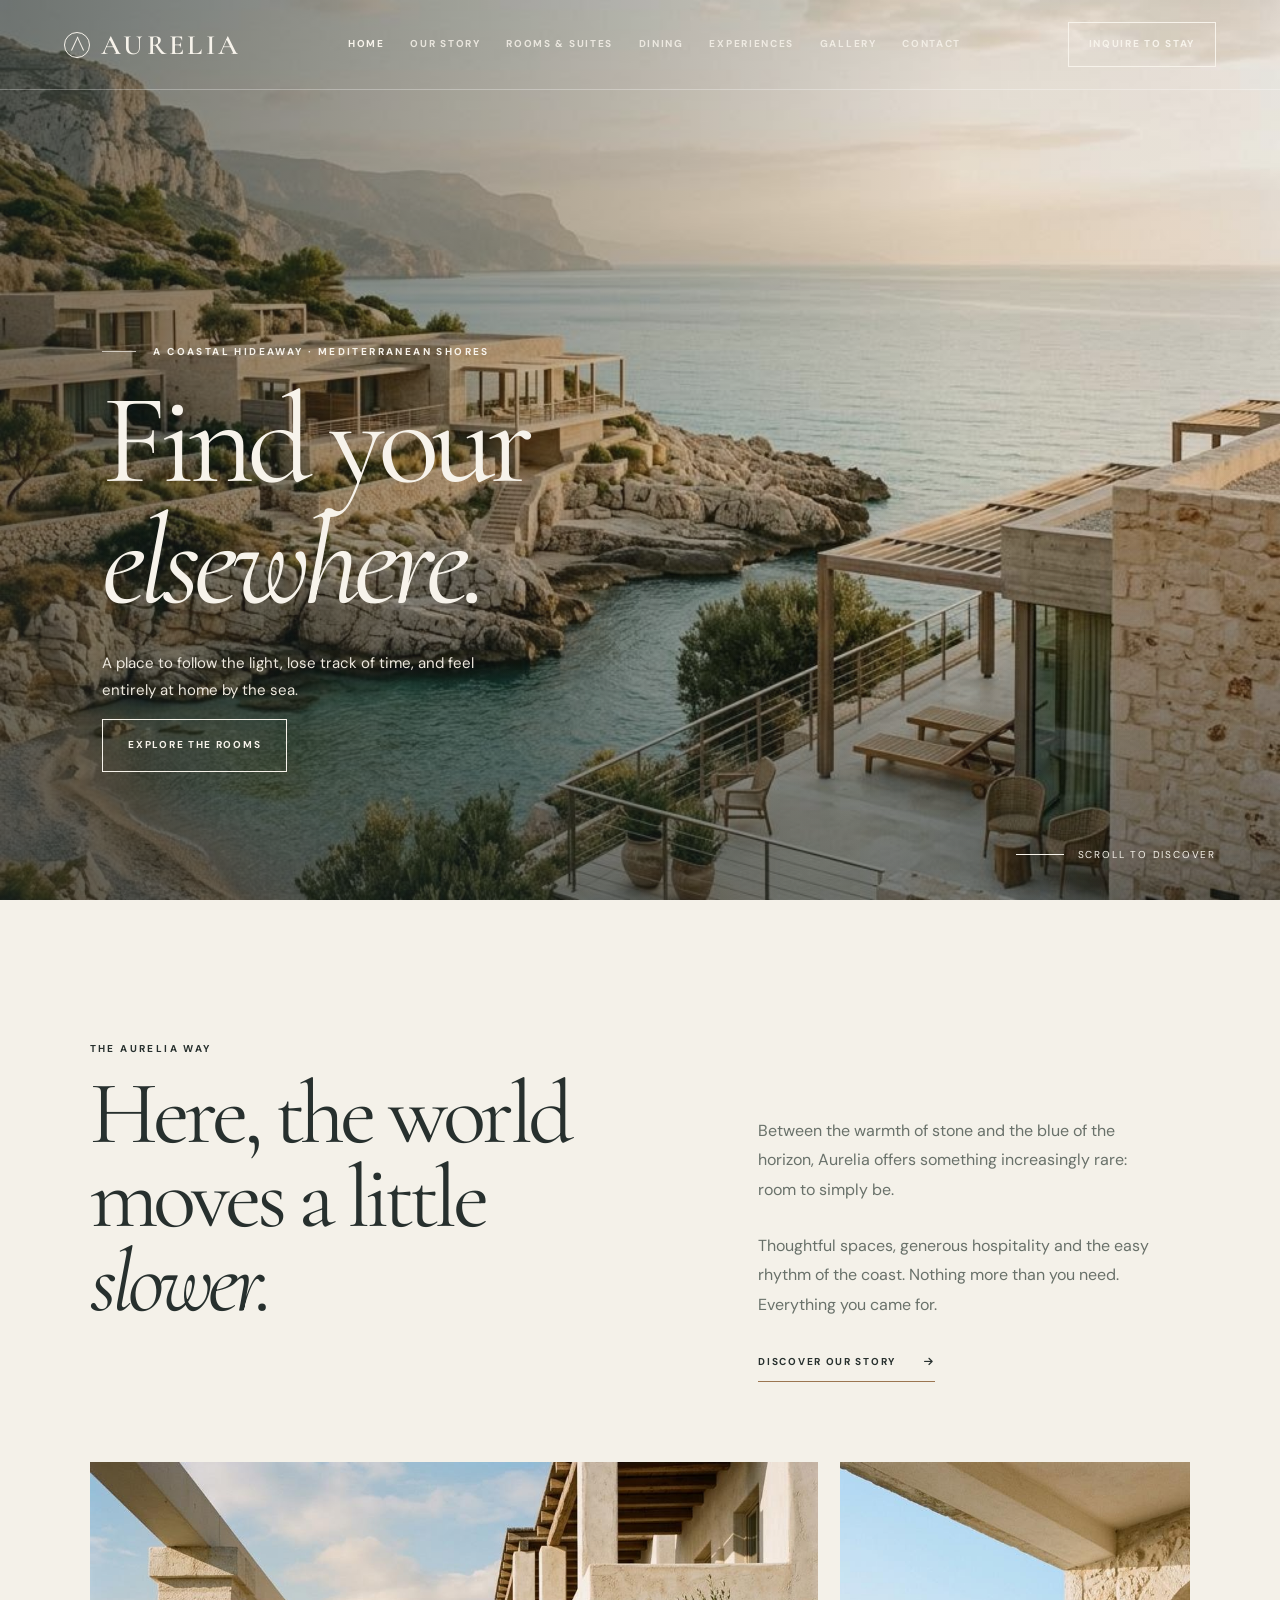
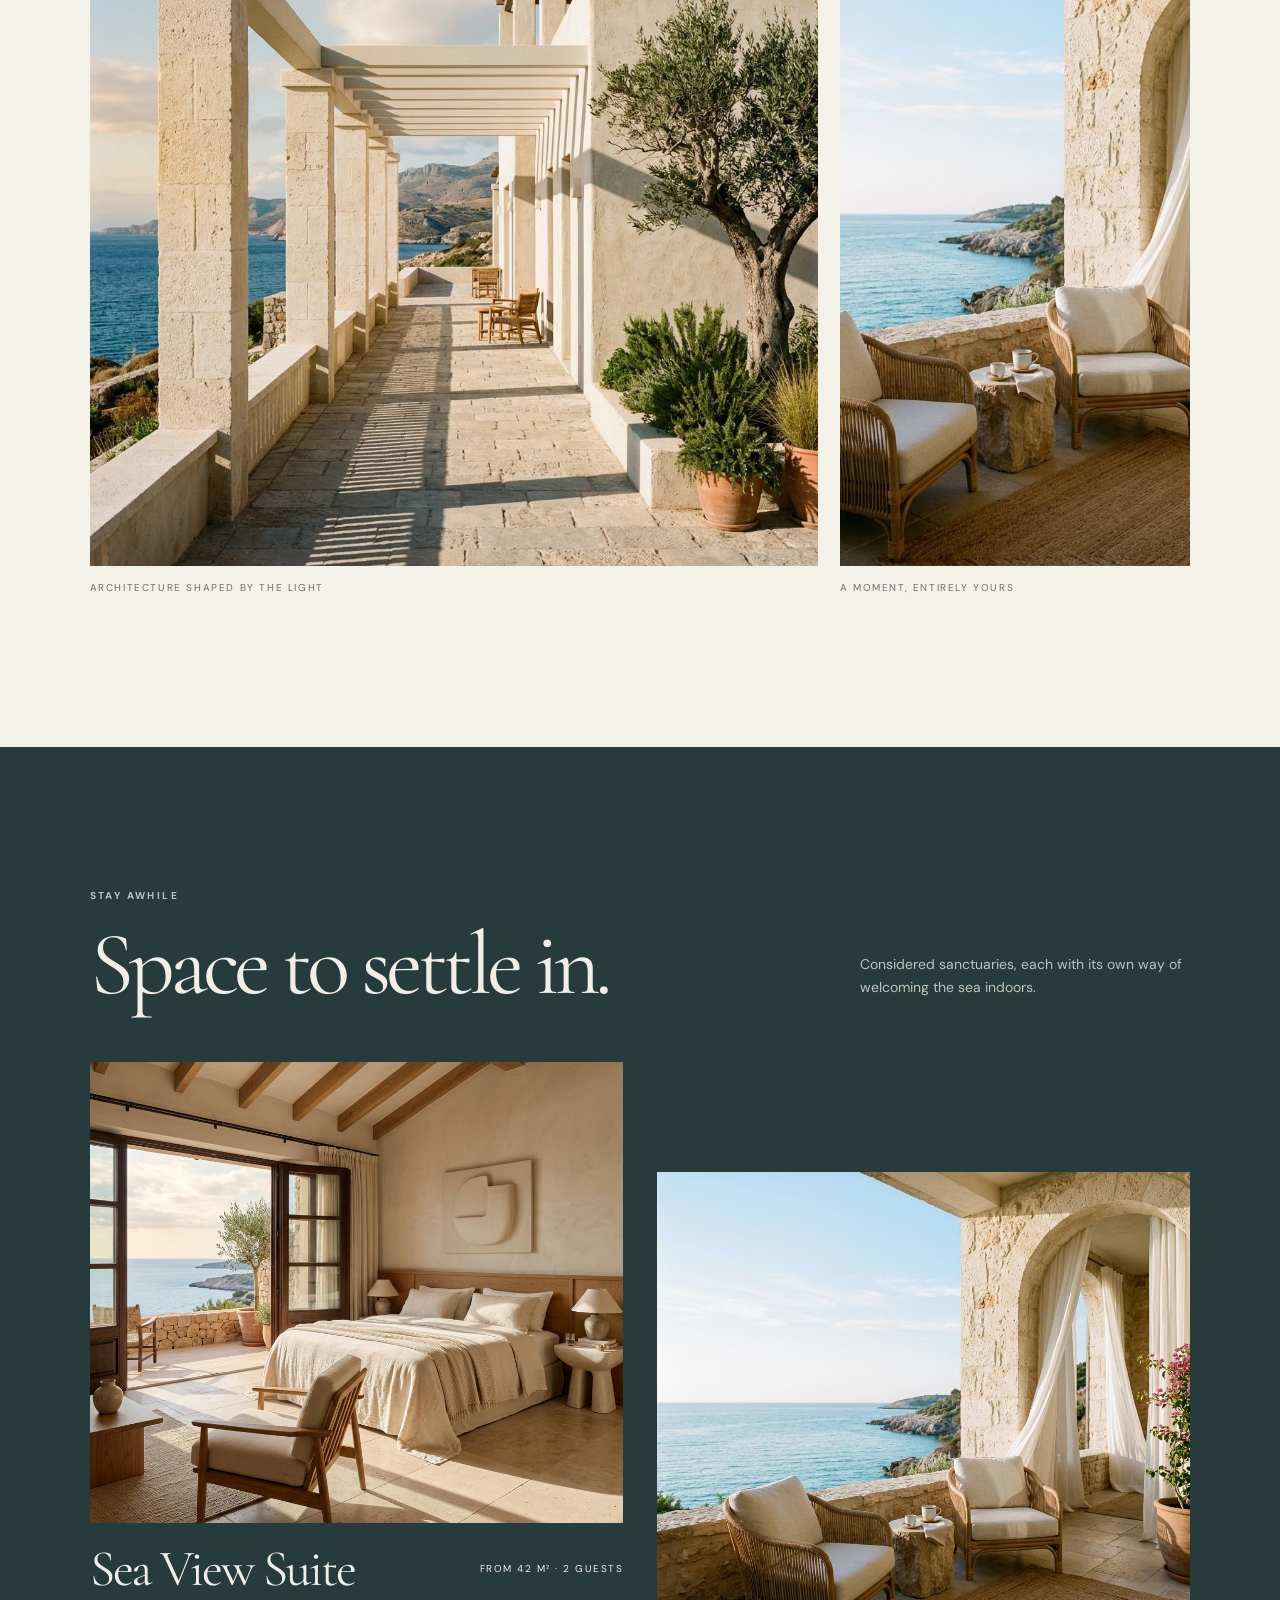
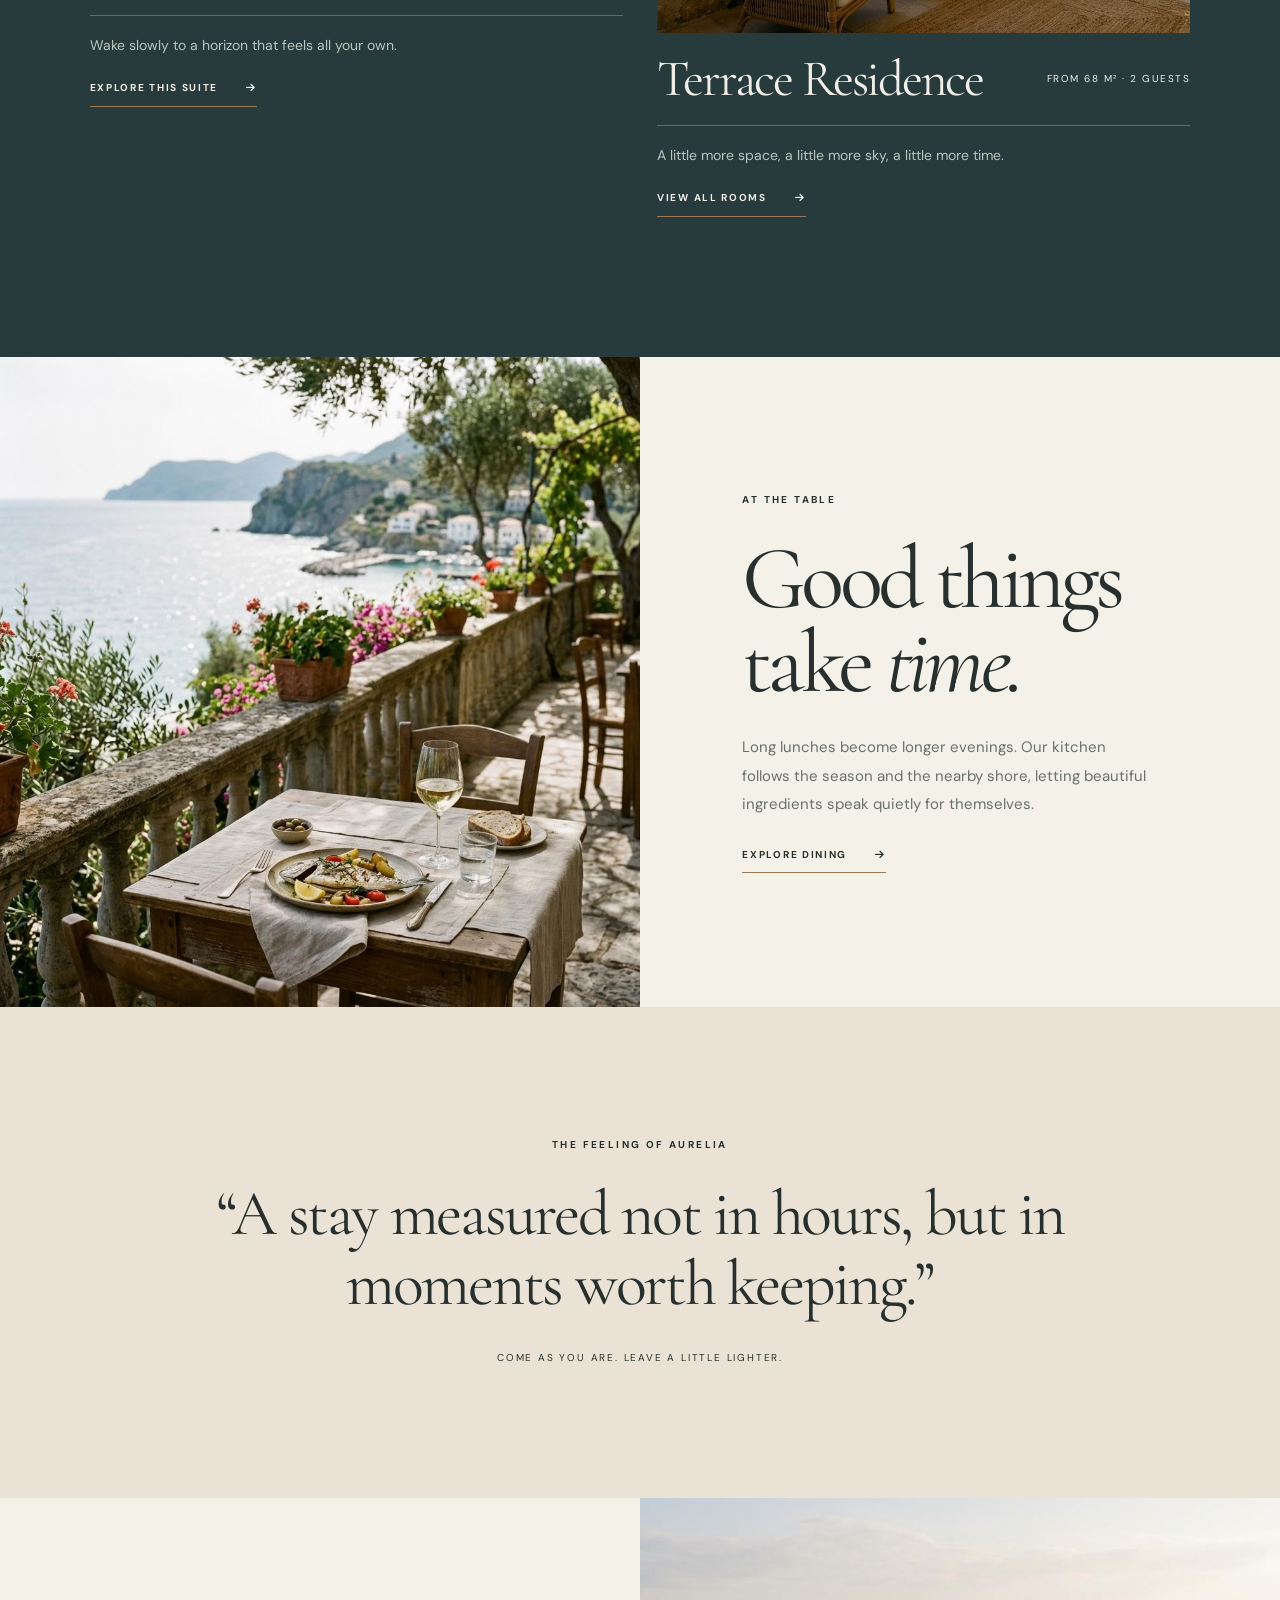
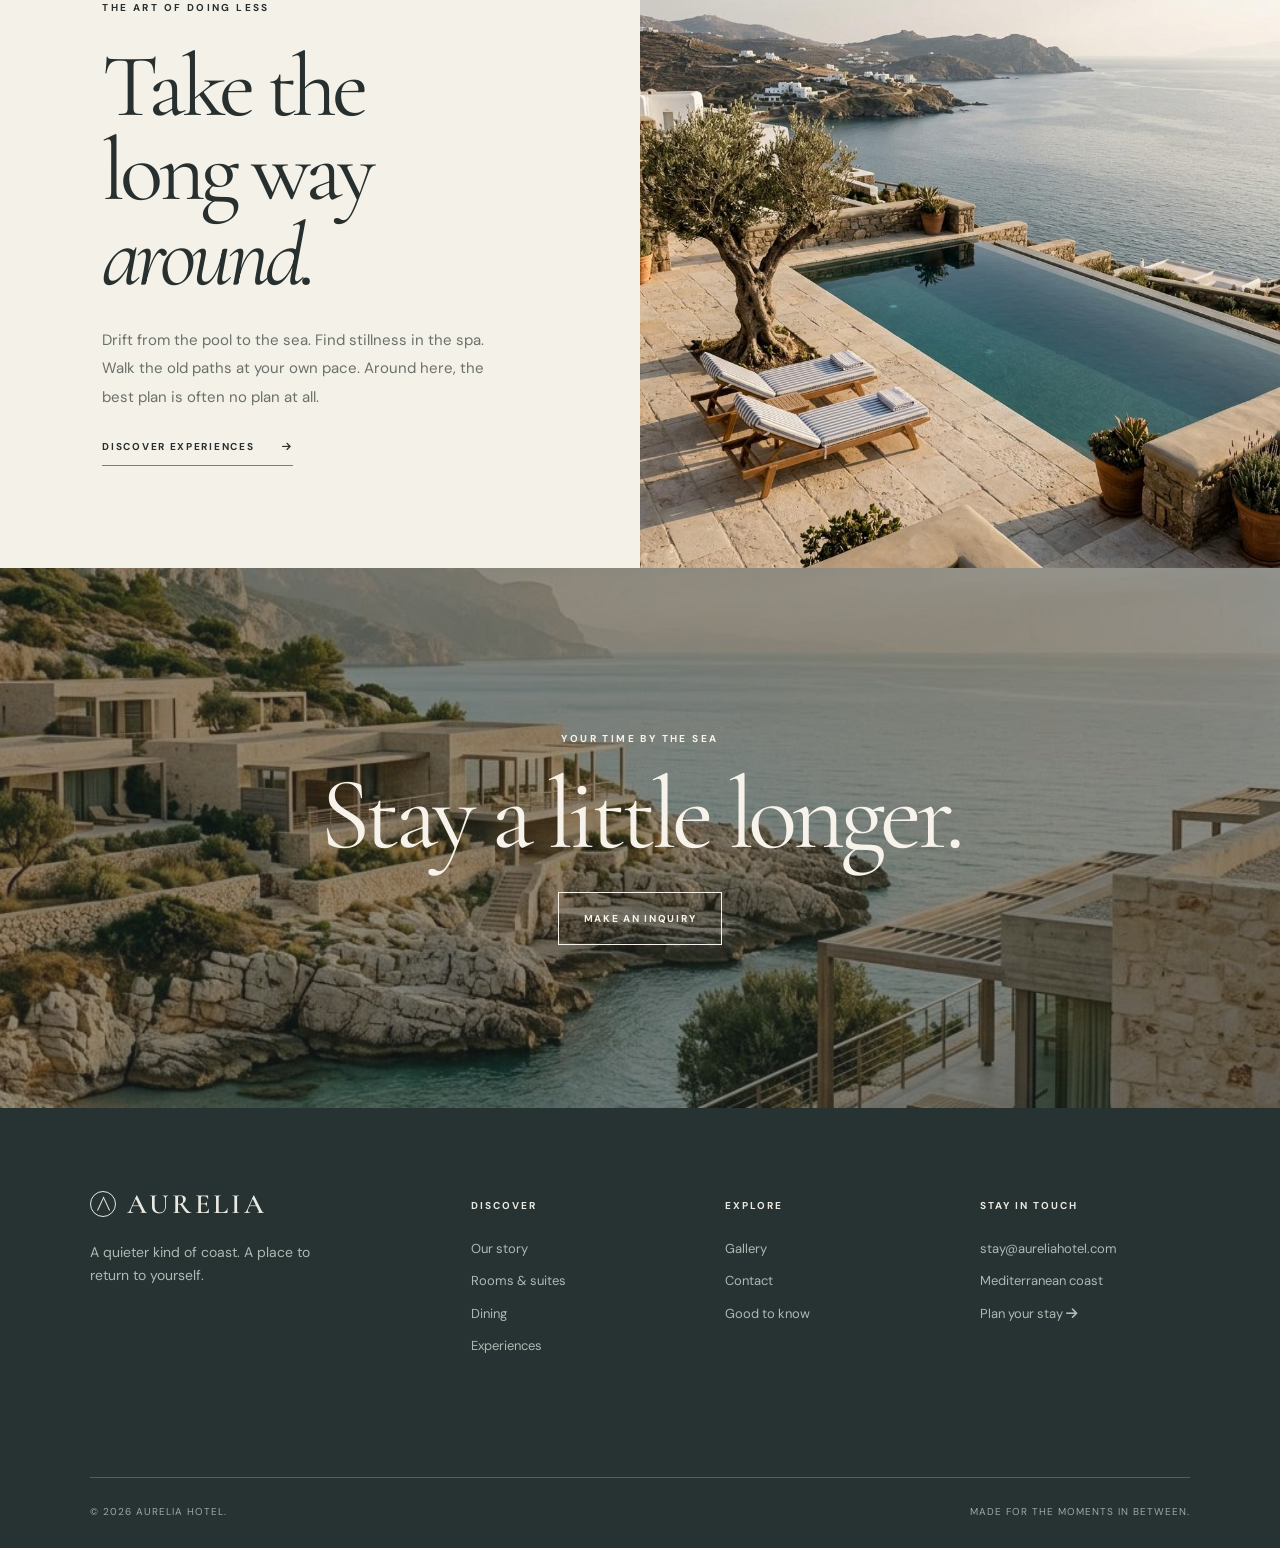
<file: index.html>
<!doctype html>
<html lang="en">

<head>
  <meta charset="utf-8">
  <meta name="viewport" content="width=device-width, initial-scale=1">
  <title>Aurelia Hotel — A quieter kind of coast</title>
  <meta name="description"
    content="Aurelia is an intimate coastal retreat where limestone, sea light and unhurried days come together. Explore our rooms, dining and the art of staying a little longer.">
  <meta name="theme-color" content="#f4f1e9">
  <link rel="icon" href="./assets/favicon-BOdvN1qZ.svg" type="image/svg+xml">
  <script src="./assets/main.js" defer></script>
  <link rel="stylesheet" href="https://cdnjs.cloudflare.com/ajax/libs/font-awesome/6.7.2/css/all.min.css">
<link rel="stylesheet" crossorigin href="./assets/styles.css">
</head>

<body>
  <a class="skip-link" href="#main">Skip to content</a>
  <header class="site-header">
    <a class="brand" href="index.html" aria-label="Aurelia Hotel home"><span class="brand-mark"
        aria-hidden="true"></span><span class="brand-name">Aurelia</span></a>
    <nav class="header-nav" id="primary-nav" aria-label="Main navigation"><a href="index.html"
        aria-current="page">Home</a><a href="about.html">Our story</a><a href="rooms.html">Rooms & suites</a><a
        href="dining.html">Dining</a><a href="amenities.html">Experiences</a><a href="gallery.html">Gallery</a><a
        href="contact.html">Contact</a></nav>
    <div class="header-actions"><a class="book-link" href="contact.html#inquire">Inquire to stay</a><button
        class="menu-toggle" type="button" aria-label="Open navigation" aria-controls="primary-nav"
        aria-expanded="false"><span></span><span></span></button></div>
  </header>
  <main id="main">
    <section class="hero" aria-label="Welcome to Aurelia"><img class="hero-image" src="./assets/coast--0wuCMdo.jpg"
        alt="Limestone coastal retreat overlooking a quiet Mediterranean cove">
      <div class="hero-shade"></div>
      <div class="hero-content">
        <p class="eyebrow line">A coastal hideaway · Mediterranean shores</p>
        <h1>Find your<br><em>elsewhere.</em></h1>
        <p class="lead">A place to follow the light, lose track of time, and feel entirely at home by the sea.</p><a
          class="button" href="rooms.html">Explore the rooms</a>
      </div>
      <div class="hero-bottom">Scroll to discover</div>
    </section>
    <section class="section">
      <div class="wrap">
        <div class="intro-grid reveal">
          <div>
            <p class="eyebrow">The Aurelia way</p>
            <h2>Here, the world<br>moves a little <em>slower.</em></h2>
          </div>
          <div class="intro-aside">
            <p>Between the warmth of stone and the blue of the horizon, Aurelia offers something increasingly rare: room
              to simply be.</p>
            <p>Thoughtful spaces, generous hospitality and the easy rhythm of the coast. Nothing more than you need.
              Everything you came for.</p><a class="text-link" href="about.html">Discover our story <span
                aria-hidden="true"><i class="fa-solid fa-arrow-right"></i></span></a>
          </div>
        </div>
        <div class="image-pair reveal">
          <div><img src="./assets/architecture-BZDye1vM.jpg"
              alt="Sunlight casting long shadows across Aurelia's limestone colonnade" loading="lazy">
            <p class="caption">Architecture shaped by the light</p>
          </div>
          <div><img src="./assets/terrace-CVWdAl8t.jpg" alt="Private terrace looking out over the calm sea"
              loading="lazy">
            <p class="caption">A moment, entirely yours</p>
          </div>
        </div>
      </div>
    </section>
    <section class="section dark-section">
      <div class="wrap">
        <div class="section-head reveal">
          <div>
            <p class="eyebrow">Stay awhile</p>
            <h2>Space to settle in.</h2>
          </div>
          <p>Considered sanctuaries, each with its own way of welcoming the sea indoors.</p>
        </div>
        <div class="room-grid"><a class="room-card reveal" href="room-detail.html">
            <div class="image-clip"><img src="./assets/interior-Db6qkZle.jpg"
                alt="Sea View Suite with cream linen bed and open doors toward the water" loading="lazy"></div>
            <div class="room-meta">
              <h3>Sea View Suite</h3><span>From 42 m² · 2 guests</span>
            </div>
            <p>Wake slowly to a horizon that feels all your own.</p><span class="text-link">Explore this suite <span
                aria-hidden="true"><i class="fa-solid fa-arrow-right"></i></span></span>
          </a><a class="room-card reveal" href="rooms.html">
            <div class="image-clip"><img src="./assets/terrace-CVWdAl8t.jpg"
                alt="Sunlit private terrace at Aurelia Hotel" loading="lazy"></div>
            <div class="room-meta">
              <h3>Terrace Residence</h3><span>From 68 m² · 2 guests</span>
            </div>
            <p>A little more space, a little more sky, a little more time.</p><span class="text-link">View all rooms
              <span aria-hidden="true"><i class="fa-solid fa-arrow-right"></i></span></span>
          </a></div>
      </div>
    </section>
    <section class="split">
      <div class="split-image"><img src="./assets/dining-C8yipRF-.jpg"
          alt="Linen-set terrace table prepared for a leisurely coastal meal" loading="lazy"></div>
      <div class="split-copy reveal">
        <p class="eyebrow">At the table</p>
        <h2>Good things<br>take <em>time.</em></h2>
        <p>Long lunches become longer evenings. Our kitchen follows the season and the nearby shore, letting beautiful
          ingredients speak quietly for themselves.</p><a class="text-link" href="dining.html">Explore dining <span
            aria-hidden="true"><i class="fa-solid fa-arrow-right"></i></span></a>
      </div>
    </section>
    <section class="quote-section">
      <div class="wrap reveal">
        <p class="eyebrow">The feeling of Aurelia</p>
        <blockquote>“A stay measured not in hours, but in moments worth keeping.”</blockquote><cite>Come as you are.
          Leave a little lighter.</cite>
      </div>
    </section>
    <section class="split">
      <div class="split-copy reveal">
        <p class="eyebrow">The art of doing less</p>
        <h2>Take the<br>long way <em>around.</em></h2>
        <p>Drift from the pool to the sea. Find stillness in the spa. Walk the old paths at your own pace. Around here,
          the best plan is often no plan at all.</p><a class="text-link" href="amenities.html">Discover experiences
          <span aria-hidden="true"><i class="fa-solid fa-arrow-right"></i></span></a>
      </div>
      <div class="split-image"><img src="./assets/pool-Dyq22VdZ.jpg"
          alt="Still infinity pool opening onto the Mediterranean horizon" loading="lazy"></div>
    </section>
    <section class="cta-band"><img src="./assets/coast--0wuCMdo.jpg" alt="" loading="lazy">
      <div class="cta-band-content reveal">
        <p class="eyebrow">Your time by the sea</p>
        <h2>Stay a little longer.</h2><a class="button" href="contact.html#inquire">Make an inquiry</a>
      </div>
    </section>
  </main>
  <footer class="site-footer">
    <div class="footer-top">
      <div class="footer-brand"><a class="brand" href="index.html"><span class="brand-mark"
            aria-hidden="true"></span><span class="brand-name">Aurelia</span></a>
        <p>A quieter kind of coast. A place to return to yourself.</p>
      </div>
      <div class="footer-col">
        <h4>Discover</h4><a href="about.html">Our story</a><a href="rooms.html">Rooms & suites</a><a
          href="dining.html">Dining</a><a href="amenities.html">Experiences</a>
      </div>
      <div class="footer-col">
        <h4>Explore</h4><a href="gallery.html">Gallery</a><a href="contact.html">Contact</a><a
          href="contact.html#faq">Good to know</a>
      </div>
      <div class="footer-col">
        <h4>Stay in touch</h4><a href="mailto:stay@aureliahotel.com">stay@aureliahotel.com</a>
        <p>Mediterranean coast</p><a href="contact.html#inquire">Plan your stay <i class="fa-solid fa-arrow-right"></i></a>
      </div>
    </div>
    <div class="footer-bottom"><span>© 2026 Aurelia Hotel. </span><span>Made for the moments
        in between.</span></div>
  </footer>
</body>

</html>
</file>
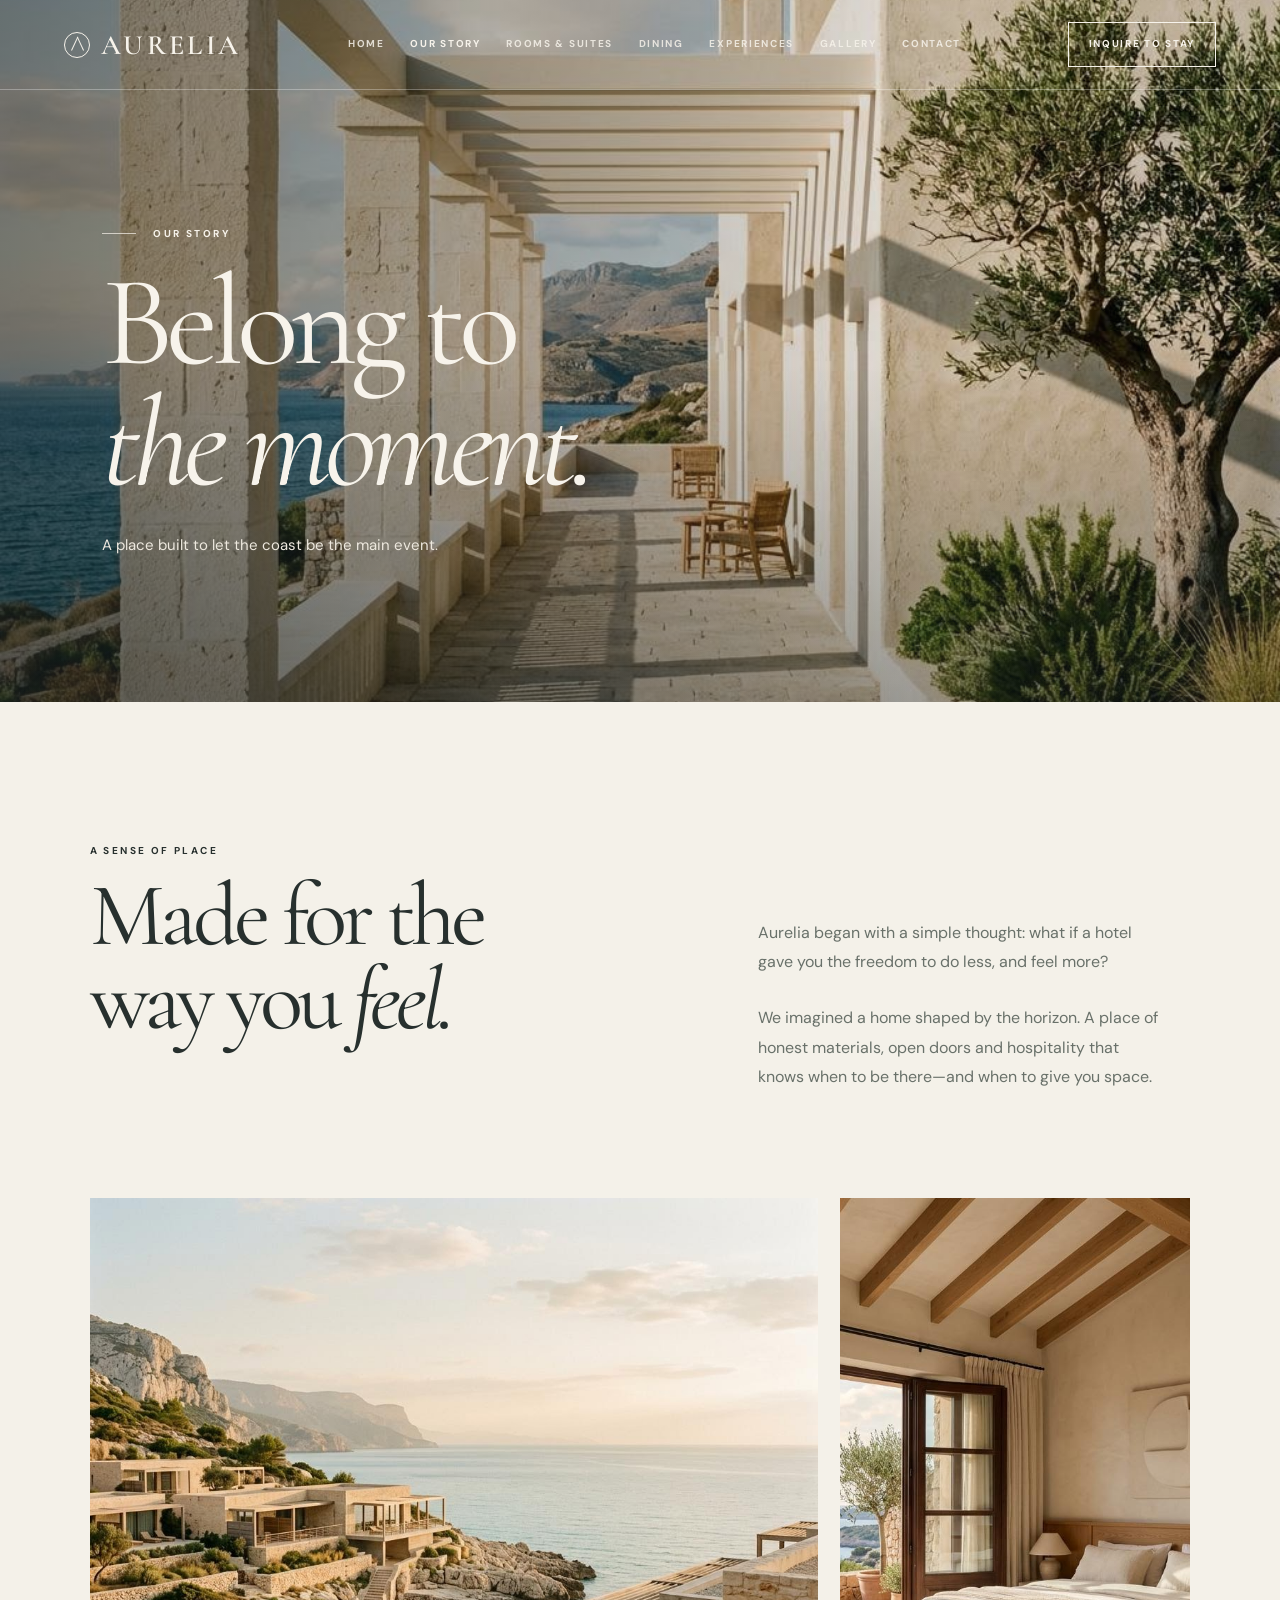
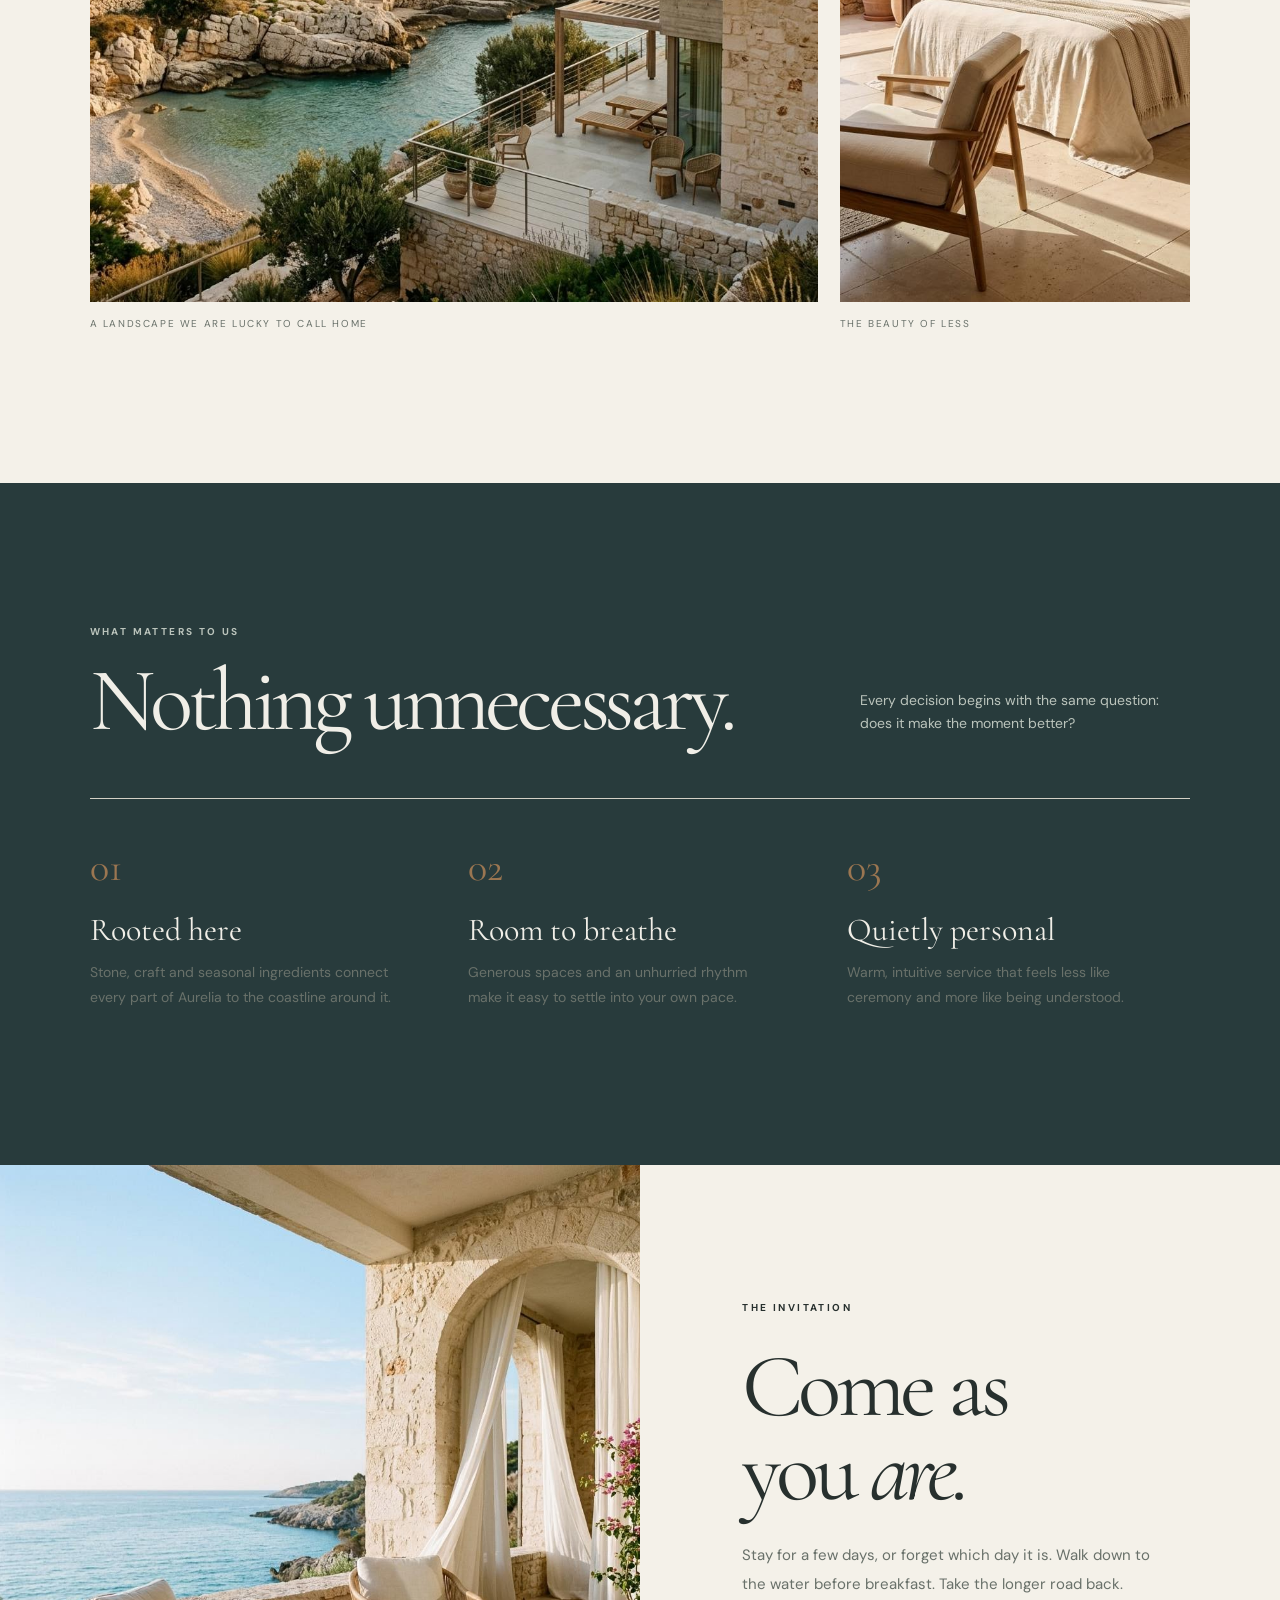
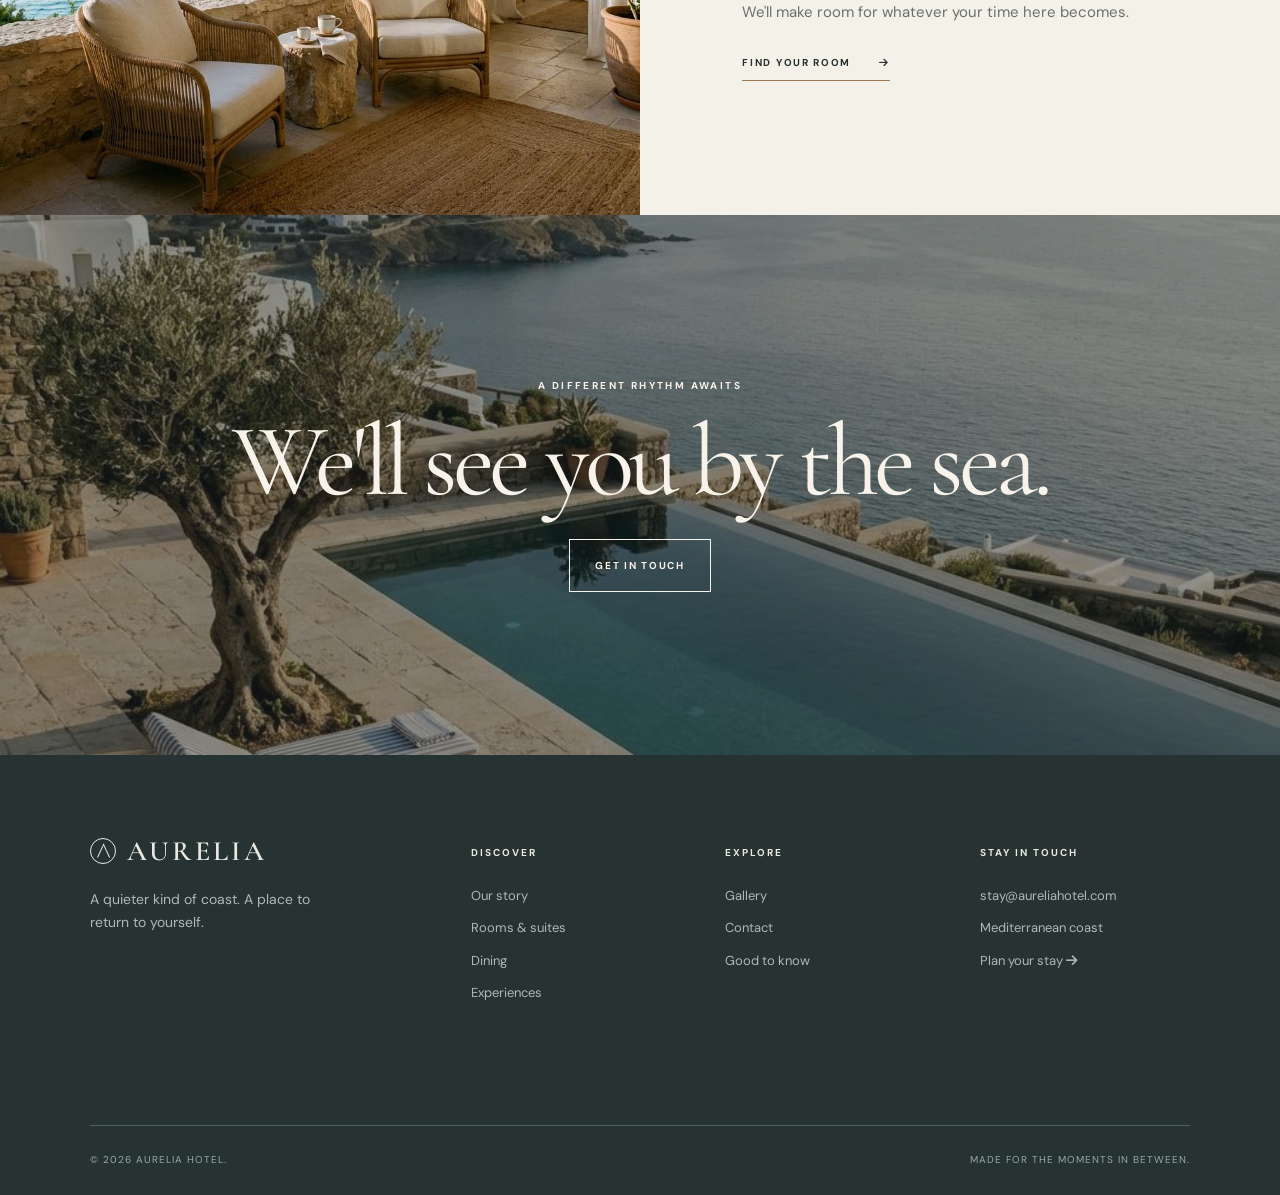
<file: about.html>
<!doctype html>
<html lang="en">
<head><meta charset="utf-8"><meta name="viewport" content="width=device-width, initial-scale=1"><title>Our Story — Aurelia Hotel</title><meta name="description" content="Discover the story behind Aurelia Hotel, a quietly considered coastal retreat inspired by light, landscape and the pleasure of slowing down."><meta name="theme-color" content="#f4f1e9"><link rel="icon" href="./assets/favicon-BOdvN1qZ.svg" type="image/svg+xml"><script src="./assets/main.js" defer></script>  <link rel="stylesheet" href="https://cdnjs.cloudflare.com/ajax/libs/font-awesome/6.7.2/css/all.min.css">
<link rel="stylesheet" crossorigin href="./assets/styles.css">
</head>
<body><a class="skip-link" href="#main">Skip to content</a><header class="site-header"><a class="brand" href="index.html" aria-label="Aurelia Hotel home"><span class="brand-mark" aria-hidden="true"></span><span class="brand-name">Aurelia</span></a><nav class="header-nav" id="primary-nav" aria-label="Main navigation"><a href="index.html">Home</a><a href="about.html" aria-current="page">Our story</a><a href="rooms.html">Rooms & suites</a><a href="dining.html">Dining</a><a href="amenities.html">Experiences</a><a href="gallery.html">Gallery</a><a href="contact.html">Contact</a></nav><div class="header-actions"><a class="book-link" href="contact.html#inquire">Inquire to stay</a><button class="menu-toggle" type="button" aria-label="Open navigation" aria-controls="primary-nav" aria-expanded="false"><span></span><span></span></button></div></header>
<main id="main"><section class="hero compact"><img class="hero-image" src="./assets/architecture-BZDye1vM.jpg" alt="Aurelia's limestone architecture and olive tree in warm coastal light"><div class="hero-shade"></div><div class="hero-content"><p class="eyebrow line">Our story</p><h1>Belong to<br><em>the moment.</em></h1><p class="lead">A place built to let the coast be the main event.</p></div></section>
<section class="section"><div class="wrap"><div class="intro-grid reveal"><div><p class="eyebrow">A sense of place</p><h2>Made for the<br>way you <em>feel.</em></h2></div><div class="intro-aside"><p>Aurelia began with a simple thought: what if a hotel gave you the freedom to do less, and feel more?</p><p>We imagined a home shaped by the horizon. A place of honest materials, open doors and hospitality that knows when to be there—and when to give you space.</p></div></div><div class="image-pair reveal"><div><img src="./assets/coast--0wuCMdo.jpg" alt="Aurelia overlooking the sheltered cove and open water" loading="lazy"><p class="caption">A landscape we are lucky to call home</p></div><div><img src="./assets/interior-Db6qkZle.jpg" alt="Soft linen and natural materials in a guest suite" loading="lazy"><p class="caption">The beauty of less</p></div></div></div></section>
<section class="section dark-section"><div class="wrap"><div class="section-head reveal"><div><p class="eyebrow">What matters to us</p><h2>Nothing unnecessary.</h2></div><p>Every decision begins with the same question: does it make the moment better?</p></div><div class="feature-list reveal"><article><span class="num">01</span><h3>Rooted here</h3><p>Stone, craft and seasonal ingredients connect every part of Aurelia to the coastline around it.</p></article><article><span class="num">02</span><h3>Room to breathe</h3><p>Generous spaces and an unhurried rhythm make it easy to settle into your own pace.</p></article><article><span class="num">03</span><h3>Quietly personal</h3><p>Warm, intuitive service that feels less like ceremony and more like being understood.</p></article></div></div></section>
<section class="split"><div class="split-image"><img src="./assets/terrace-CVWdAl8t.jpg" alt="Two chairs on a private terrace overlooking the sea" loading="lazy"></div><div class="split-copy reveal"><p class="eyebrow">The invitation</p><h2>Come as<br>you <em>are.</em></h2><p>Stay for a few days, or forget which day it is. Walk down to the water before breakfast. Take the longer road back. We'll make room for whatever your time here becomes.</p><a class="text-link" href="rooms.html">Find your room <span aria-hidden="true"><i class="fa-solid fa-arrow-right"></i></span></a></div></section>
<section class="cta-band"><img src="./assets/pool-Dyq22VdZ.jpg" alt="" loading="lazy"><div class="cta-band-content reveal"><p class="eyebrow">A different rhythm awaits</p><h2>We'll see you by the sea.</h2><a class="button" href="contact.html#inquire">Get in touch</a></div></section></main>
<footer class="site-footer"><div class="footer-top"><div class="footer-brand"><a class="brand" href="index.html"><span class="brand-mark" aria-hidden="true"></span><span class="brand-name">Aurelia</span></a><p>A quieter kind of coast. A place to return to yourself.</p></div><div class="footer-col"><h4>Discover</h4><a href="about.html">Our story</a><a href="rooms.html">Rooms & suites</a><a href="dining.html">Dining</a><a href="amenities.html">Experiences</a></div><div class="footer-col"><h4>Explore</h4><a href="gallery.html">Gallery</a><a href="contact.html">Contact</a><a href="contact.html#faq">Good to know</a></div><div class="footer-col"><h4>Stay in touch</h4><a href="mailto:stay@aureliahotel.com">stay@aureliahotel.com</a><p>Mediterranean coast</p><a href="contact.html#inquire">Plan your stay <i class="fa-solid fa-arrow-right"></i></a></div></div><div class="footer-bottom"><span>© 2026 Aurelia Hotel. </span><span>Made for the moments in between.</span></div></footer></body></html>
</file>
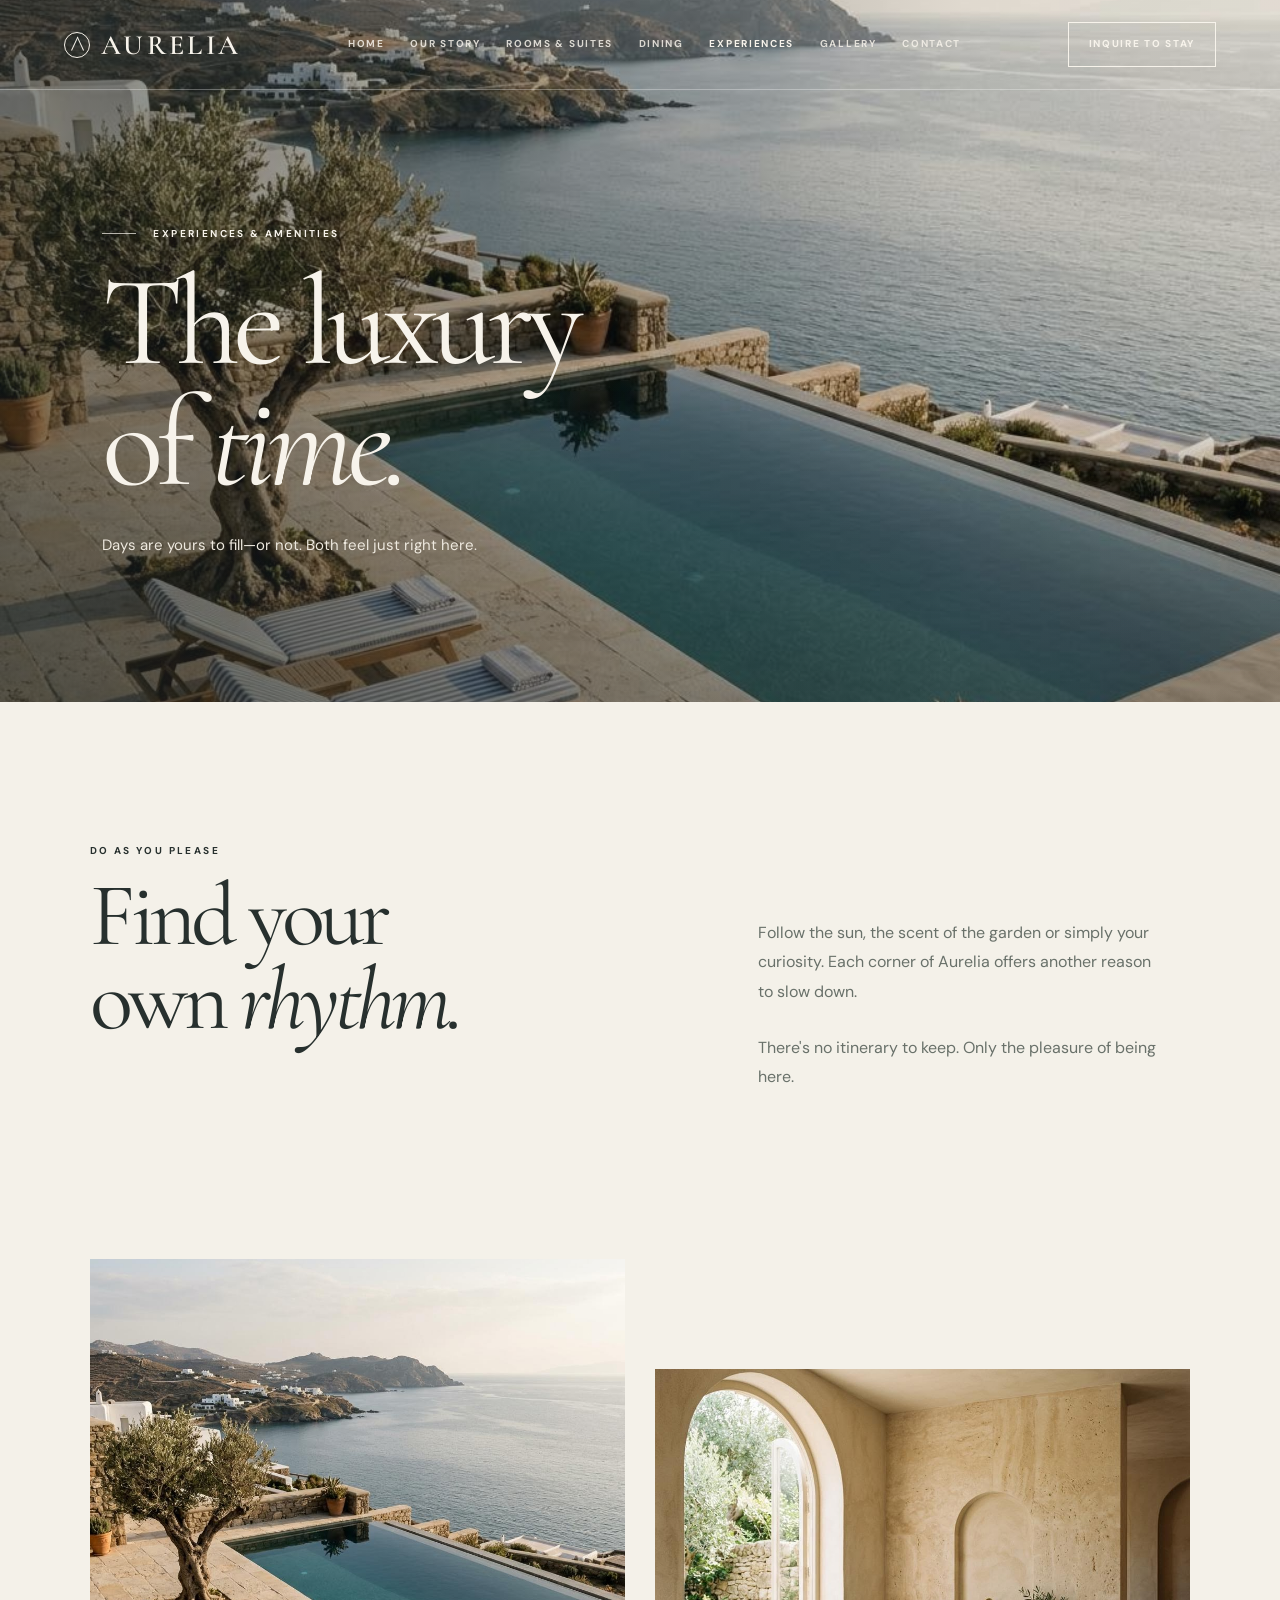
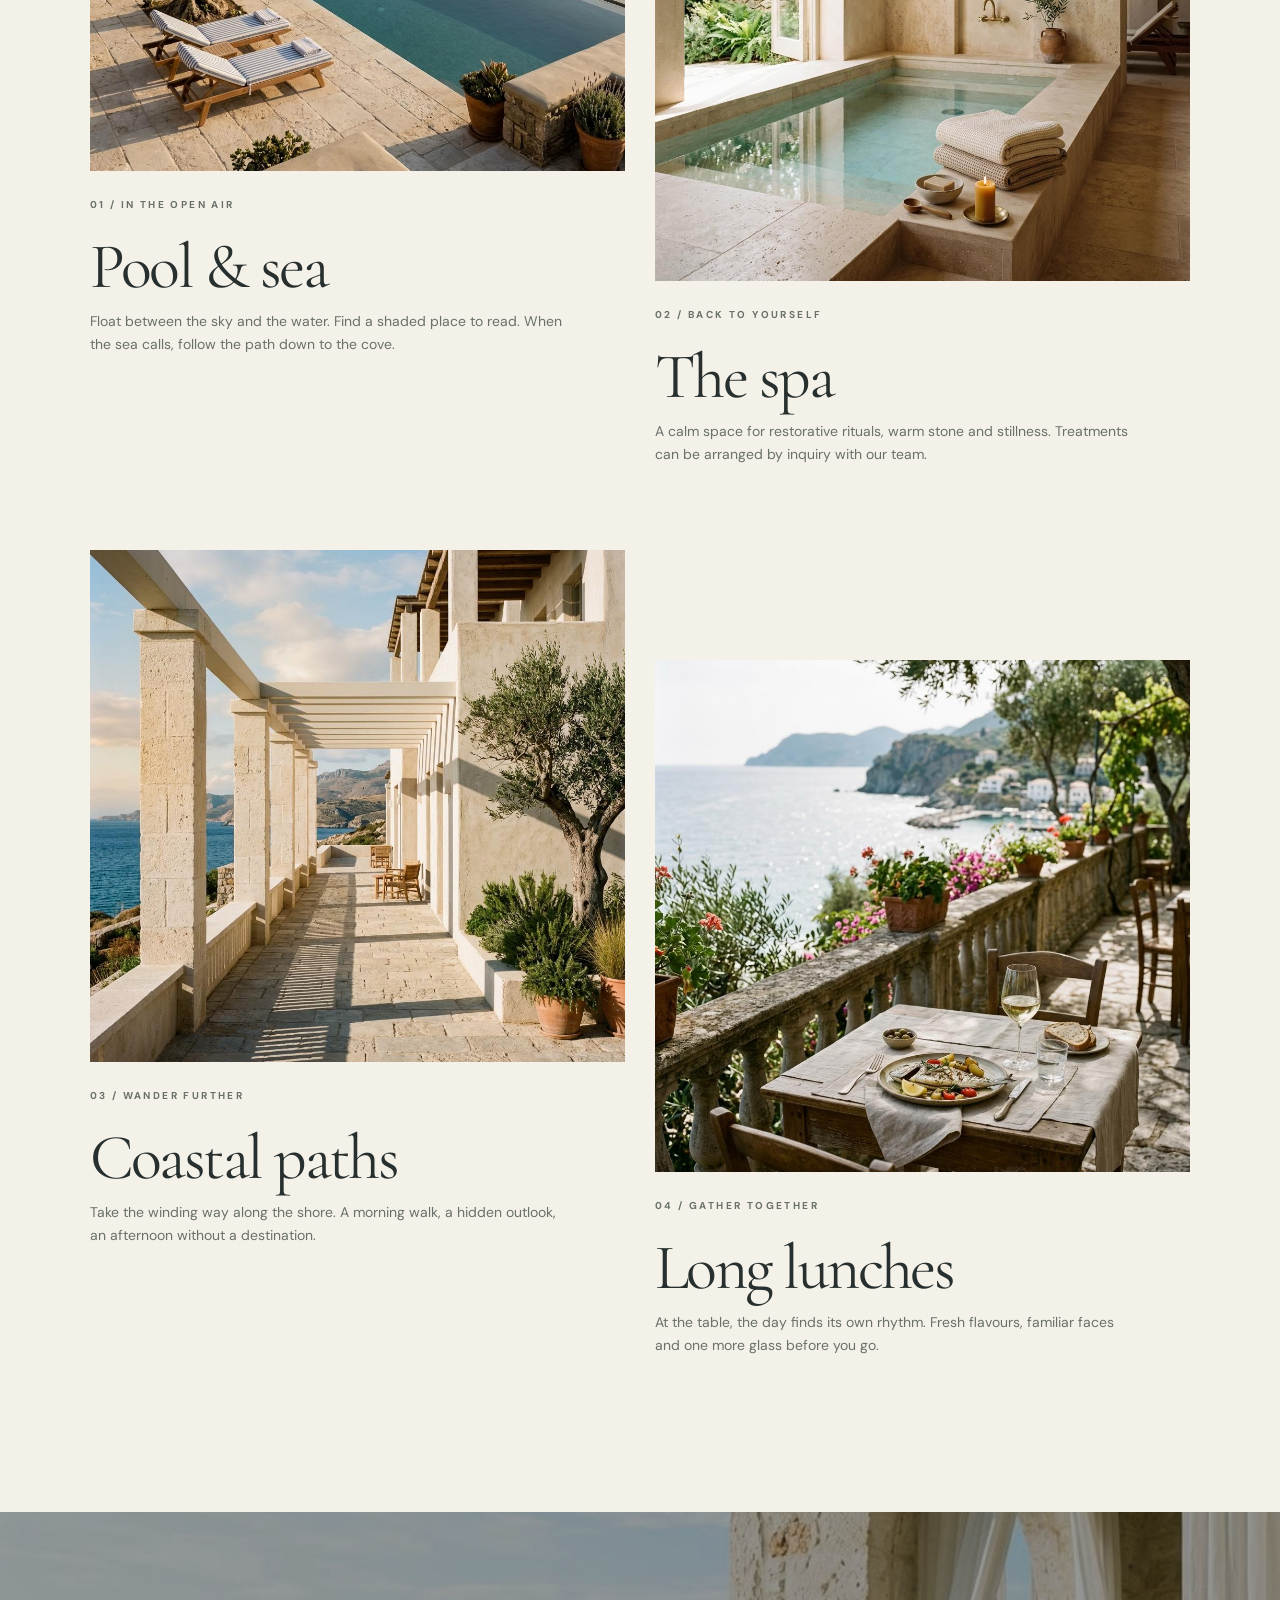
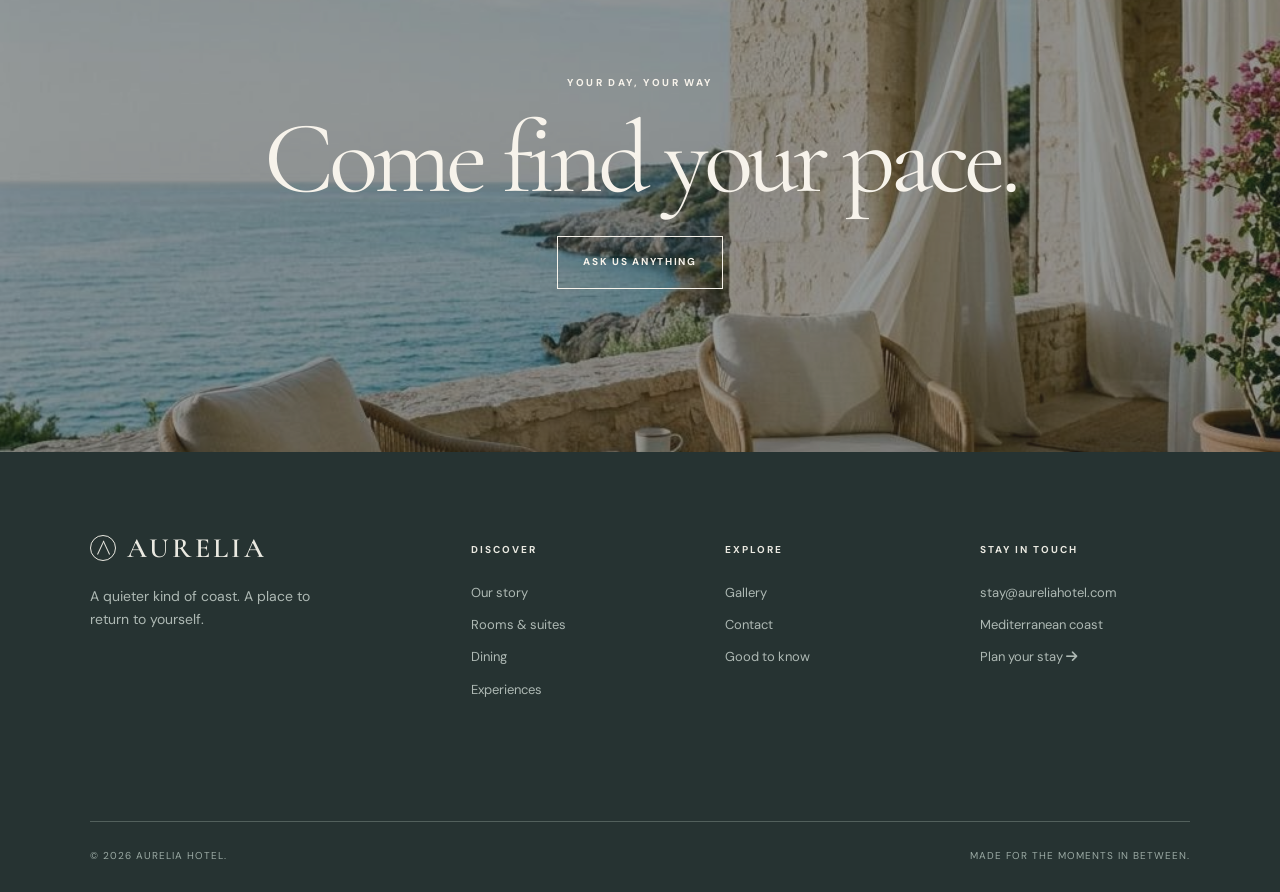
<file: amenities.html>
<!doctype html>
<html lang="en">
<head><meta charset="utf-8"><meta name="viewport" content="width=device-width, initial-scale=1"><title>Experiences & Amenities — Aurelia Hotel</title><meta name="description" content="Discover days at Aurelia: the infinity pool, restorative spa, coastal paths and simple pleasures made for your own pace."><meta name="theme-color" content="#f4f1e9"><link rel="icon" href="./assets/favicon-BOdvN1qZ.svg" type="image/svg+xml"><script src="./assets/main.js" defer></script>  <link rel="stylesheet" href="https://cdnjs.cloudflare.com/ajax/libs/font-awesome/6.7.2/css/all.min.css">
<link rel="stylesheet" crossorigin href="./assets/styles.css">
</head>
<body><a class="skip-link" href="#main">Skip to content</a><header class="site-header"><a class="brand" href="index.html" aria-label="Aurelia Hotel home"><span class="brand-mark" aria-hidden="true"></span><span class="brand-name">Aurelia</span></a><nav class="header-nav" id="primary-nav" aria-label="Main navigation"><a href="index.html">Home</a><a href="about.html">Our story</a><a href="rooms.html">Rooms & suites</a><a href="dining.html">Dining</a><a href="amenities.html" aria-current="page">Experiences</a><a href="gallery.html">Gallery</a><a href="contact.html">Contact</a></nav><div class="header-actions"><a class="book-link" href="contact.html#inquire">Inquire to stay</a><button class="menu-toggle" type="button" aria-label="Open navigation" aria-controls="primary-nav" aria-expanded="false"><span></span><span></span></button></div></header>
<main id="main"><section class="hero compact"><img class="hero-image" src="./assets/pool-Dyq22VdZ.jpg" alt="Aurelia's infinity pool meeting the sea horizon"><div class="hero-shade"></div><div class="hero-content"><p class="eyebrow line">Experiences & amenities</p><h1>The luxury<br>of <em>time.</em></h1><p class="lead">Days are yours to fill—or not. Both feel just right here.</p></div></section>
<section class="section"><div class="wrap"><div class="intro-grid reveal"><div><p class="eyebrow">Do as you please</p><h2>Find your<br>own <em>rhythm.</em></h2></div><div class="intro-aside"><p>Follow the sun, the scent of the garden or simply your curiosity. Each corner of Aurelia offers another reason to slow down.</p><p>There's no itinerary to keep. Only the pleasure of being here.</p></div></div></div></section>
<section class="section" style="padding-top:0"><div class="wrap amenity-grid"><article class="reveal"><img src="./assets/pool-Dyq22VdZ.jpg" alt="Quiet infinity pool with pale stone terrace and sea views" loading="lazy"><p class="eyebrow" style="margin-top:26px">01 / In the open air</p><h2>Pool & sea</h2><p>Float between the sky and the water. Find a shaded place to read. When the sea calls, follow the path down to the cove.</p></article><article class="reveal"><img src="./assets/spa-DWXvySha.jpg" alt="Warm travertine spa with a still indoor plunge pool" loading="lazy"><p class="eyebrow" style="margin-top:26px">02 / Back to yourself</p><h2>The spa</h2><p>A calm space for restorative rituals, warm stone and stillness. Treatments can be arranged by inquiry with our team.</p></article><article class="reveal"><img src="./assets/architecture-BZDye1vM.jpg" alt="Sun-dappled limestone walkway by an olive tree" loading="lazy"><p class="eyebrow" style="margin-top:26px">03 / Wander further</p><h2>Coastal paths</h2><p>Take the winding way along the shore. A morning walk, a hidden outlook, an afternoon without a destination.</p></article><article class="reveal"><img src="./assets/dining-C8yipRF-.jpg" alt="Shaded terrace table set beside the sea" loading="lazy"><p class="eyebrow" style="margin-top:26px">04 / Gather together</p><h2>Long lunches</h2><p>At the table, the day finds its own rhythm. Fresh flavours, familiar faces and one more glass before you go.</p></article></div></section>
<section class="cta-band"><img src="./assets/terrace-CVWdAl8t.jpg" alt="" loading="lazy"><div class="cta-band-content reveal"><p class="eyebrow">Your day, your way</p><h2>Come find your pace.</h2><a class="button" href="contact.html#inquire">Ask us anything</a></div></section></main>
<footer class="site-footer"><div class="footer-top"><div class="footer-brand"><a class="brand" href="index.html"><span class="brand-mark" aria-hidden="true"></span><span class="brand-name">Aurelia</span></a><p>A quieter kind of coast. A place to return to yourself.</p></div><div class="footer-col"><h4>Discover</h4><a href="about.html">Our story</a><a href="rooms.html">Rooms & suites</a><a href="dining.html">Dining</a><a href="amenities.html">Experiences</a></div><div class="footer-col"><h4>Explore</h4><a href="gallery.html">Gallery</a><a href="contact.html">Contact</a><a href="contact.html#faq">Good to know</a></div><div class="footer-col"><h4>Stay in touch</h4><a href="mailto:stay@aureliahotel.com">stay@aureliahotel.com</a><p>Mediterranean coast</p><a href="contact.html#inquire">Plan your stay <i class="fa-solid fa-arrow-right"></i></a></div></div><div class="footer-bottom"><span>© 2026 Aurelia Hotel. </span><span>Made for the moments in between.</span></div></footer></body></html>
</file>
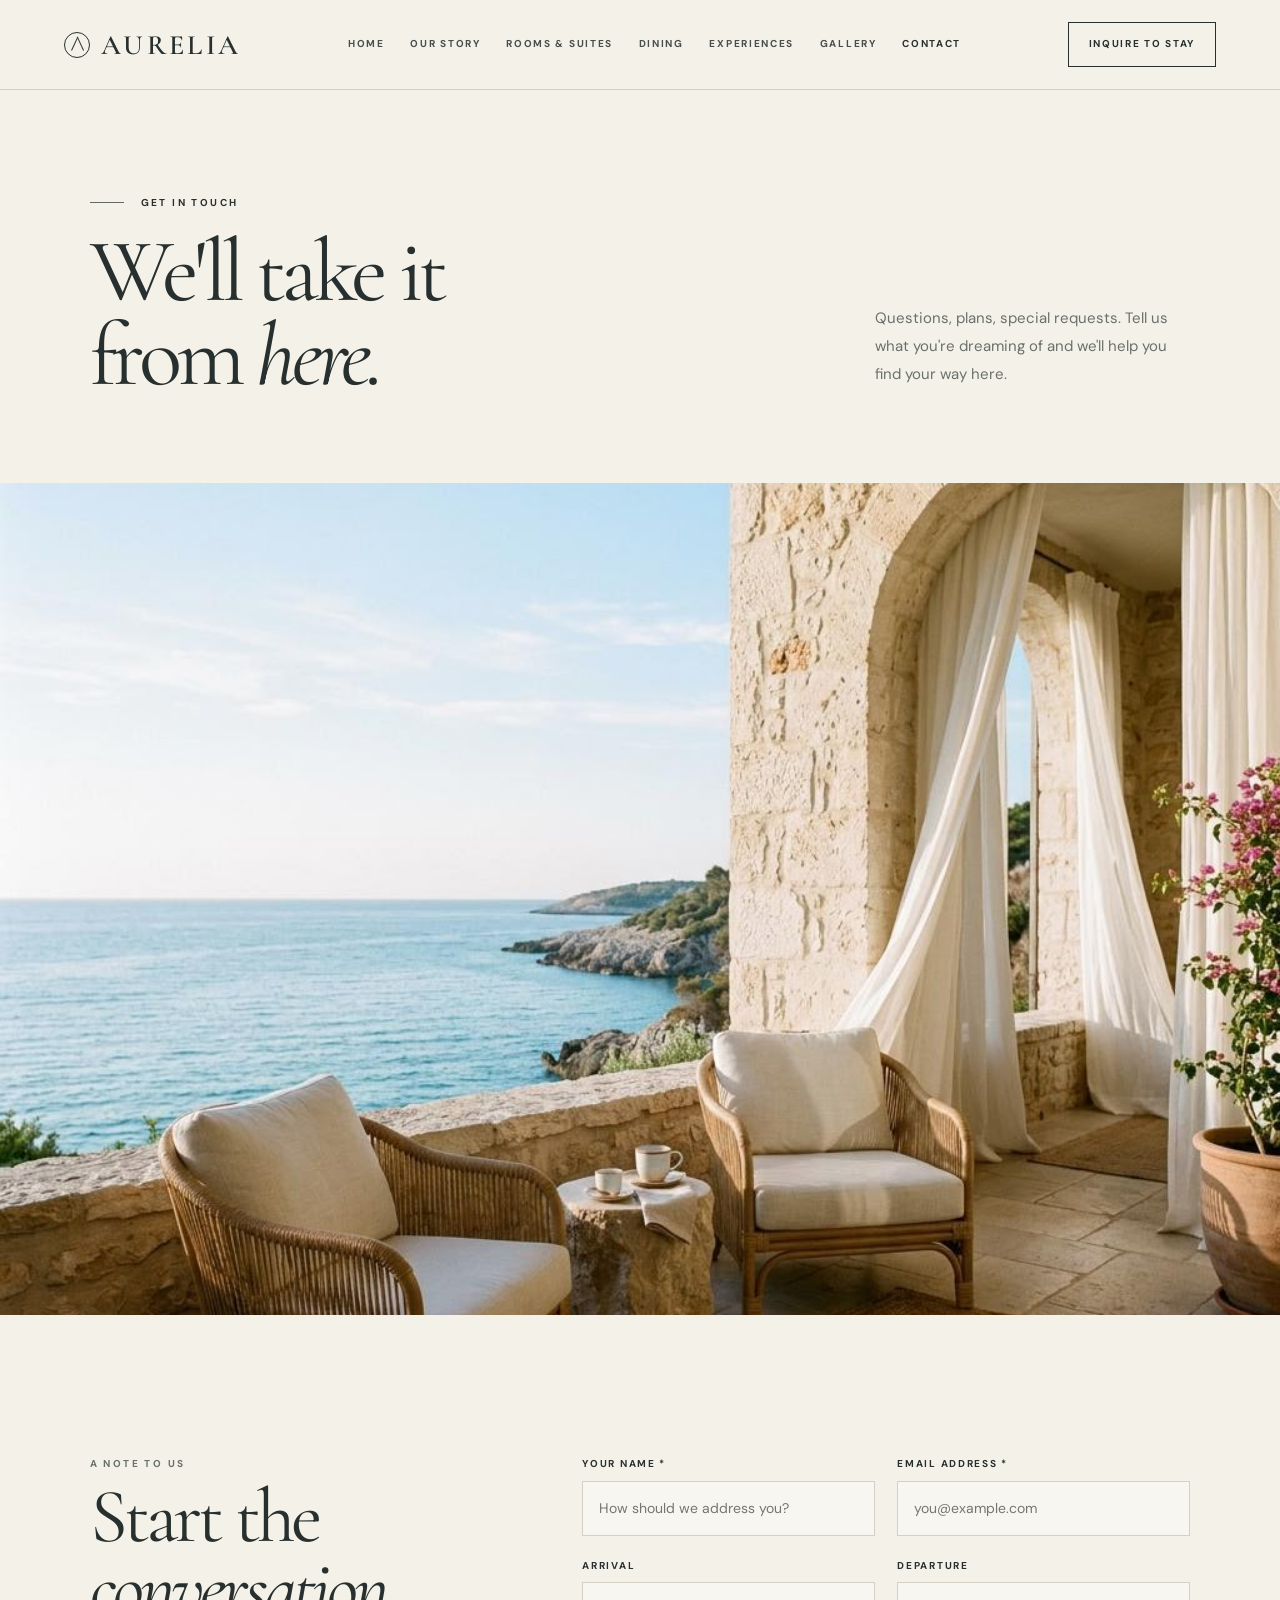
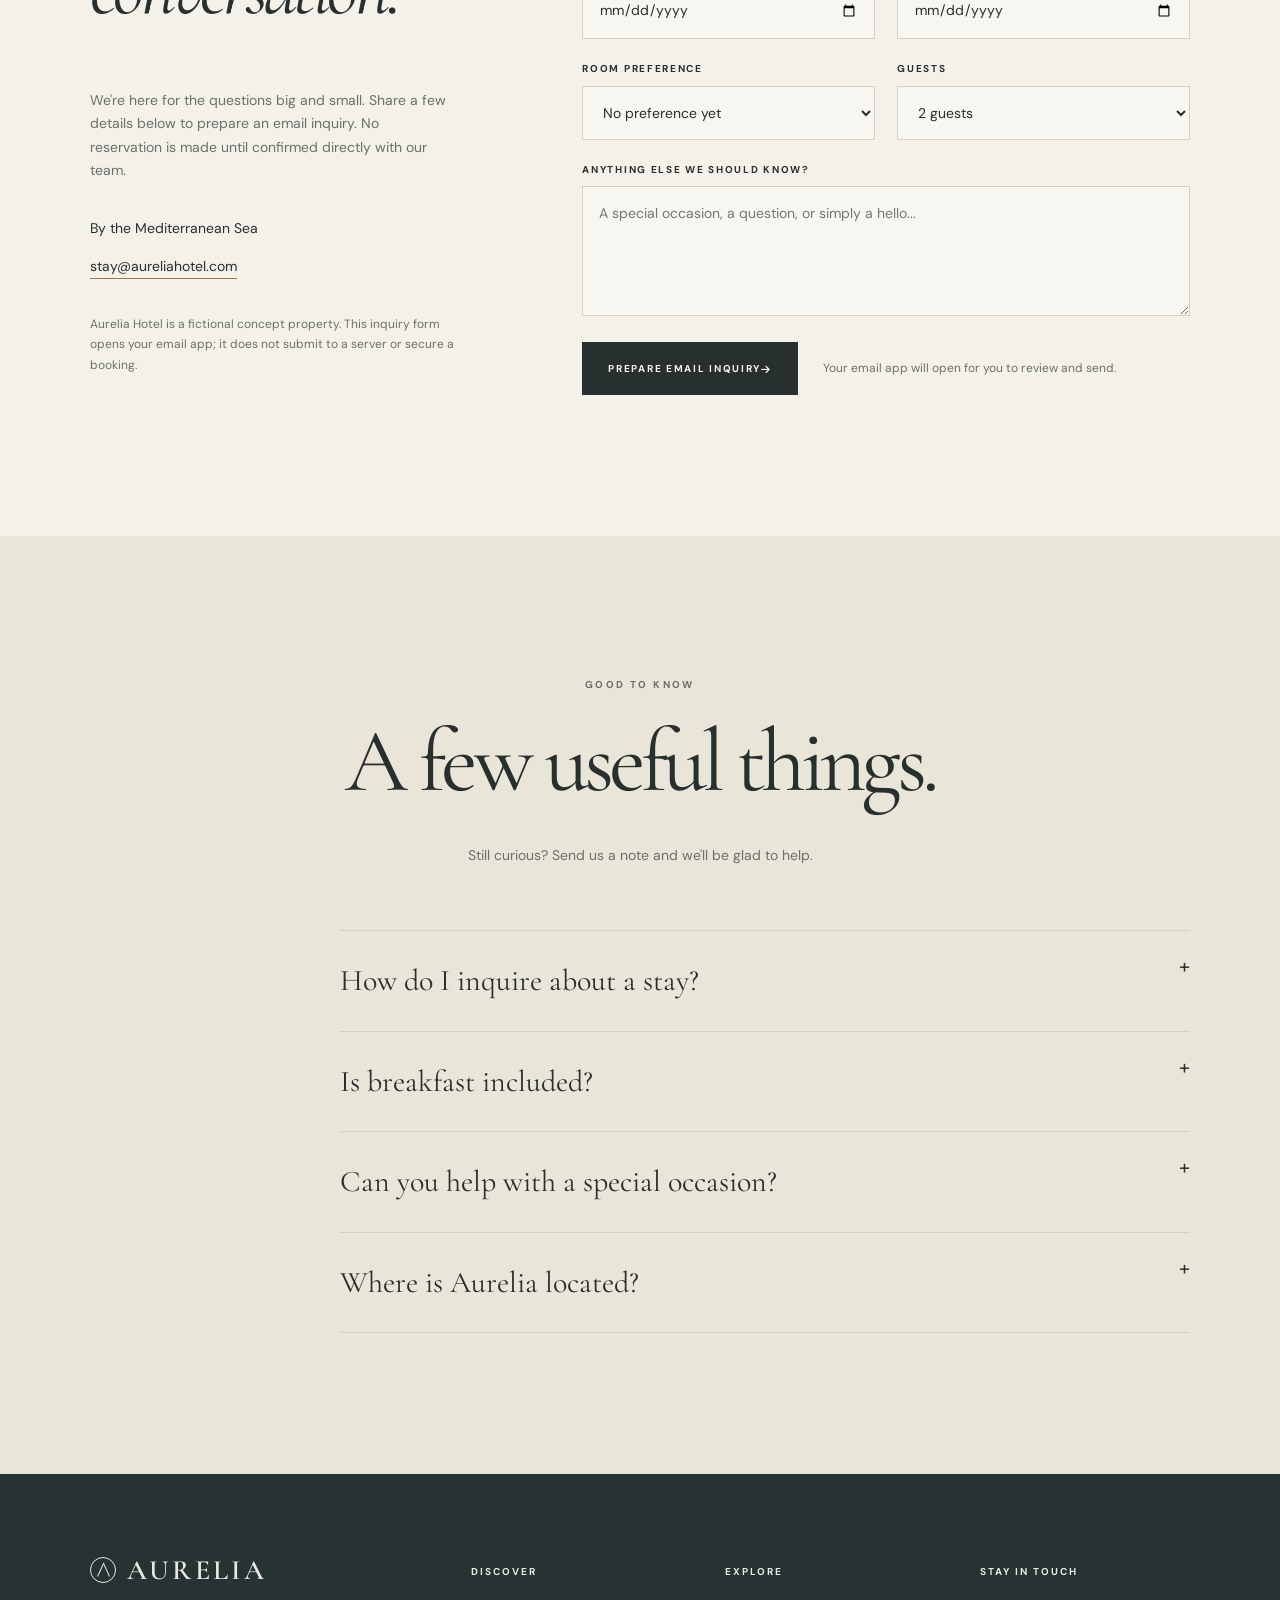
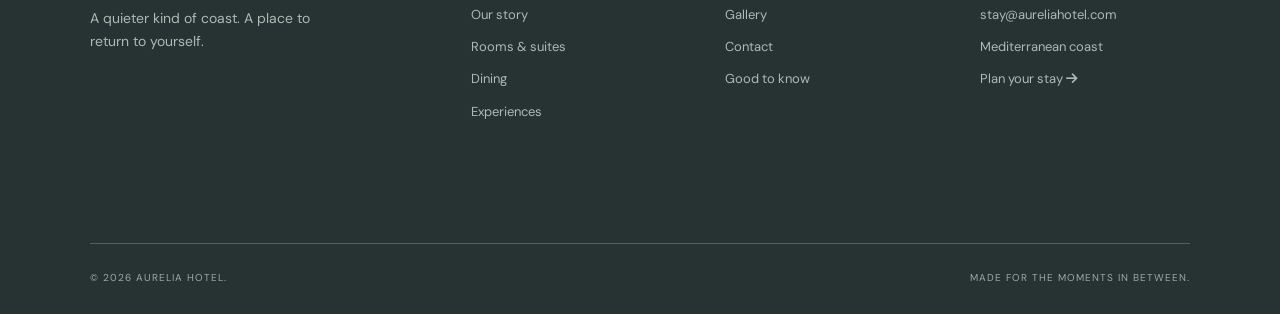
<file: contact.html>
<!doctype html>
<html lang="en">

<head>
    <meta charset="utf-8">
    <meta name="viewport" content="width=device-width, initial-scale=1">
    <title>Contact & Inquiries — Aurelia Hotel</title>
    <meta name="description"
        content="Get in touch with Aurelia Hotel to ask about stays, rooms, dining and the details that make a coastal escape your own.">
    <meta name="theme-color" content="#f4f1e9">
    <link rel="icon" href="./assets/favicon-BOdvN1qZ.svg" type="image/svg+xml">
    <script src="./assets/main.js" defer></script>
    <link rel="stylesheet" href="https://cdnjs.cloudflare.com/ajax/libs/font-awesome/6.7.2/css/all.min.css">
<link rel="stylesheet" crossorigin href="./assets/styles.css">
</head>

<body><a class="skip-link" href="#main">Skip to content</a>
    <header class="site-header solid"><a class="brand" href="index.html" aria-label="Aurelia Hotel home"><span
                class="brand-mark" aria-hidden="true"></span><span class="brand-name">Aurelia</span></a>
        <nav class="header-nav" id="primary-nav" aria-label="Main navigation"><a href="index.html">Home</a><a
                href="about.html">Our story</a><a href="rooms.html">Rooms & suites</a><a href="dining.html">Dining</a><a
                href="amenities.html">Experiences</a><a href="gallery.html">Gallery</a><a href="contact.html"
                aria-current="page">Contact</a></nav>
        <div class="header-actions"><a class="book-link" href="#inquire">Inquire to stay</a><button class="menu-toggle"
                type="button" aria-label="Open navigation" aria-controls="primary-nav"
                aria-expanded="false"><span></span><span></span></button></div>
    </header>
    <main id="main">
        <section class="page-intro">
            <div class="wrap">
                <div>
                    <p class="eyebrow line">Get in touch</p>
                    <h1>We'll take it<br>from <em>here.</em></h1>
                </div>
                <p>Questions, plans, special requests. Tell us what you're dreaming of and we'll help you find your way
                    here.</p>
            </div>
        </section><img class="wide-image" src="./assets/terrace-CVWdAl8t.jpg"
            alt="Private Aurelia terrace with woven chairs overlooking the calm sea">
        <section class="section" id="inquire">
            <div class="wrap contact-grid">
                <div class="contact-info reveal">
                    <p class="eyebrow">A note to us</p>
                    <h2>Start the<br><em>conversation.</em></h2>
                    <p>We're here for the questions big and small. Share a few details below to prepare an email
                        inquiry. No reservation is made until confirmed directly with our team.</p>
                    <address><span>By the Mediterranean Sea</span><a
                            href="mailto:stay@aureliahotel.com">stay@aureliahotel.com</a></address>
                    <p class="form-note">Aurelia Hotel is a fictional concept property. This inquiry form opens your
                        email app; it does not submit to a server or secure a booking.</p>
                </div>
                <div class="reveal">
                    <form id="inquiry-form">
                        <div class="form-grid">
                            <div class="field"><label for="name">Your name *</label><input id="name" name="name"
                                    type="text" autocomplete="name" required placeholder="How should we address you?">
                            </div>
                            <div class="field"><label for="email">Email address *</label><input id="email" name="email"
                                    type="email" autocomplete="email" required placeholder="you@example.com"></div>
                            <div class="field"><label for="arrival">Arrival</label><input id="arrival" name="arrival"
                                    type="date"></div>
                            <div class="field"><label for="departure">Departure</label><input id="departure"
                                    name="departure" type="date"></div>
                            <div class="field"><label for="room">Room preference</label><select id="room" name="room">
                                    <option value="">No preference yet</option>
                                    <option value="Sea View Suite">Sea View Suite</option>
                                    <option value="Terrace Residence">Terrace Residence</option>
                                    <option value="Courtyard Room">Courtyard Room</option>
                                </select></div>
                            <div class="field"><label for="guests">Guests</label><select id="guests" name="guests">
                                    <option value="1">1 guest</option>
                                    <option value="2" selected>2 guests</option>
                                </select></div>
                            <div class="field full"><label for="message">Anything else we should know?</label><textarea
                                    id="message" name="message"
                                    placeholder="A special occasion, a question, or simply a hello..."></textarea></div>
                        </div>
                        <div class="form-actions"><button class="button dark" type="submit">Prepare email inquiry
                                <i class="fa-solid fa-arrow-right"></i></button><span class="form-status" role="status" aria-live="polite">Your email app will
                                open for you to review and send.</span></div>
                    </form>
                </div>
            </div>
        </section>
        <section class="section" id="faq" style="background:#eae5d9">
            <div class="wrap">
                <div class="section-head">
                    <div>
                        <p class="eyebrow">Good to know</p>
                        <h2>A few useful things.</h2>
                    </div>
                    <p>Still curious? Send us a note and we'll be glad to help.</p>
                </div>
                <div class="faq-list">
                    <div class="faq-item"><button class="faq-question" type="button" aria-expanded="false"
                            aria-controls="faq-1"><span>How do I inquire about a stay?</span><span
                                aria-hidden="true">+</span></button>
                        <div class="faq-answer" id="faq-1" hidden>Use the form above to compose an email with your
                            preferred dates and room, or write to us directly. This site does not process reservations
                            or payments.</div>
                    </div>
                    <div class="faq-item"><button class="faq-question" type="button" aria-expanded="false"
                            aria-controls="faq-2"><span>Is breakfast included?</span><span
                                aria-hidden="true">+</span></button>
                        <div class="faq-answer" id="faq-2" hidden>Breakfast is part of the Sea View Suite experience.
                            For other room types and dining requests, please include your preferences in your inquiry.
                        </div>
                    </div>
                    <div class="faq-item"><button class="faq-question" type="button" aria-expanded="false"
                            aria-controls="faq-3"><span>Can you help with a special occasion?</span><span
                                aria-hidden="true">+</span></button>
                        <div class="faq-answer" id="faq-3" hidden>We'd love to hear what you're celebrating. Add the
                            details to your message so we can discuss thoughtful ways to mark the moment.</div>
                    </div>
                    <div class="faq-item"><button class="faq-question" type="button" aria-expanded="false"
                            aria-controls="faq-4"><span>Where is Aurelia located?</span><span
                                aria-hidden="true">+</span></button>
                        <div class="faq-answer" id="faq-4" hidden>Aurelia is an original fictional hotel concept
                            inspired by the Mediterranean coast. There is no physical property or live booking service
                            associated with this website.</div>
                    </div>
                </div>
            </div>
        </section>
    </main>
    <footer class="site-footer">
        <div class="footer-top">
            <div class="footer-brand"><a class="brand" href="index.html"><span class="brand-mark"
                        aria-hidden="true"></span><span class="brand-name">Aurelia</span></a>
                <p>A quieter kind of coast. A place to return to yourself.</p>
            </div>
            <div class="footer-col">
                <h4>Discover</h4><a href="about.html">Our story</a><a href="rooms.html">Rooms & suites</a><a
                    href="dining.html">Dining</a><a href="amenities.html">Experiences</a>
            </div>
            <div class="footer-col">
                <h4>Explore</h4><a href="gallery.html">Gallery</a><a href="contact.html">Contact</a><a
                    href="contact.html#faq">Good to know</a>
            </div>
            <div class="footer-col">
                <h4>Stay in touch</h4><a href="mailto:stay@aureliahotel.com">stay@aureliahotel.com</a>
                <p>Mediterranean coast</p><a href="contact.html#inquire">Plan your stay <i class="fa-solid fa-arrow-right"></i></a>
            </div>
        </div>
        <div class="footer-bottom"><span>© 2026 Aurelia Hotel. </span><span>Made for the
                moments in between.</span></div>
    </footer>
</body>

</html>
</file>
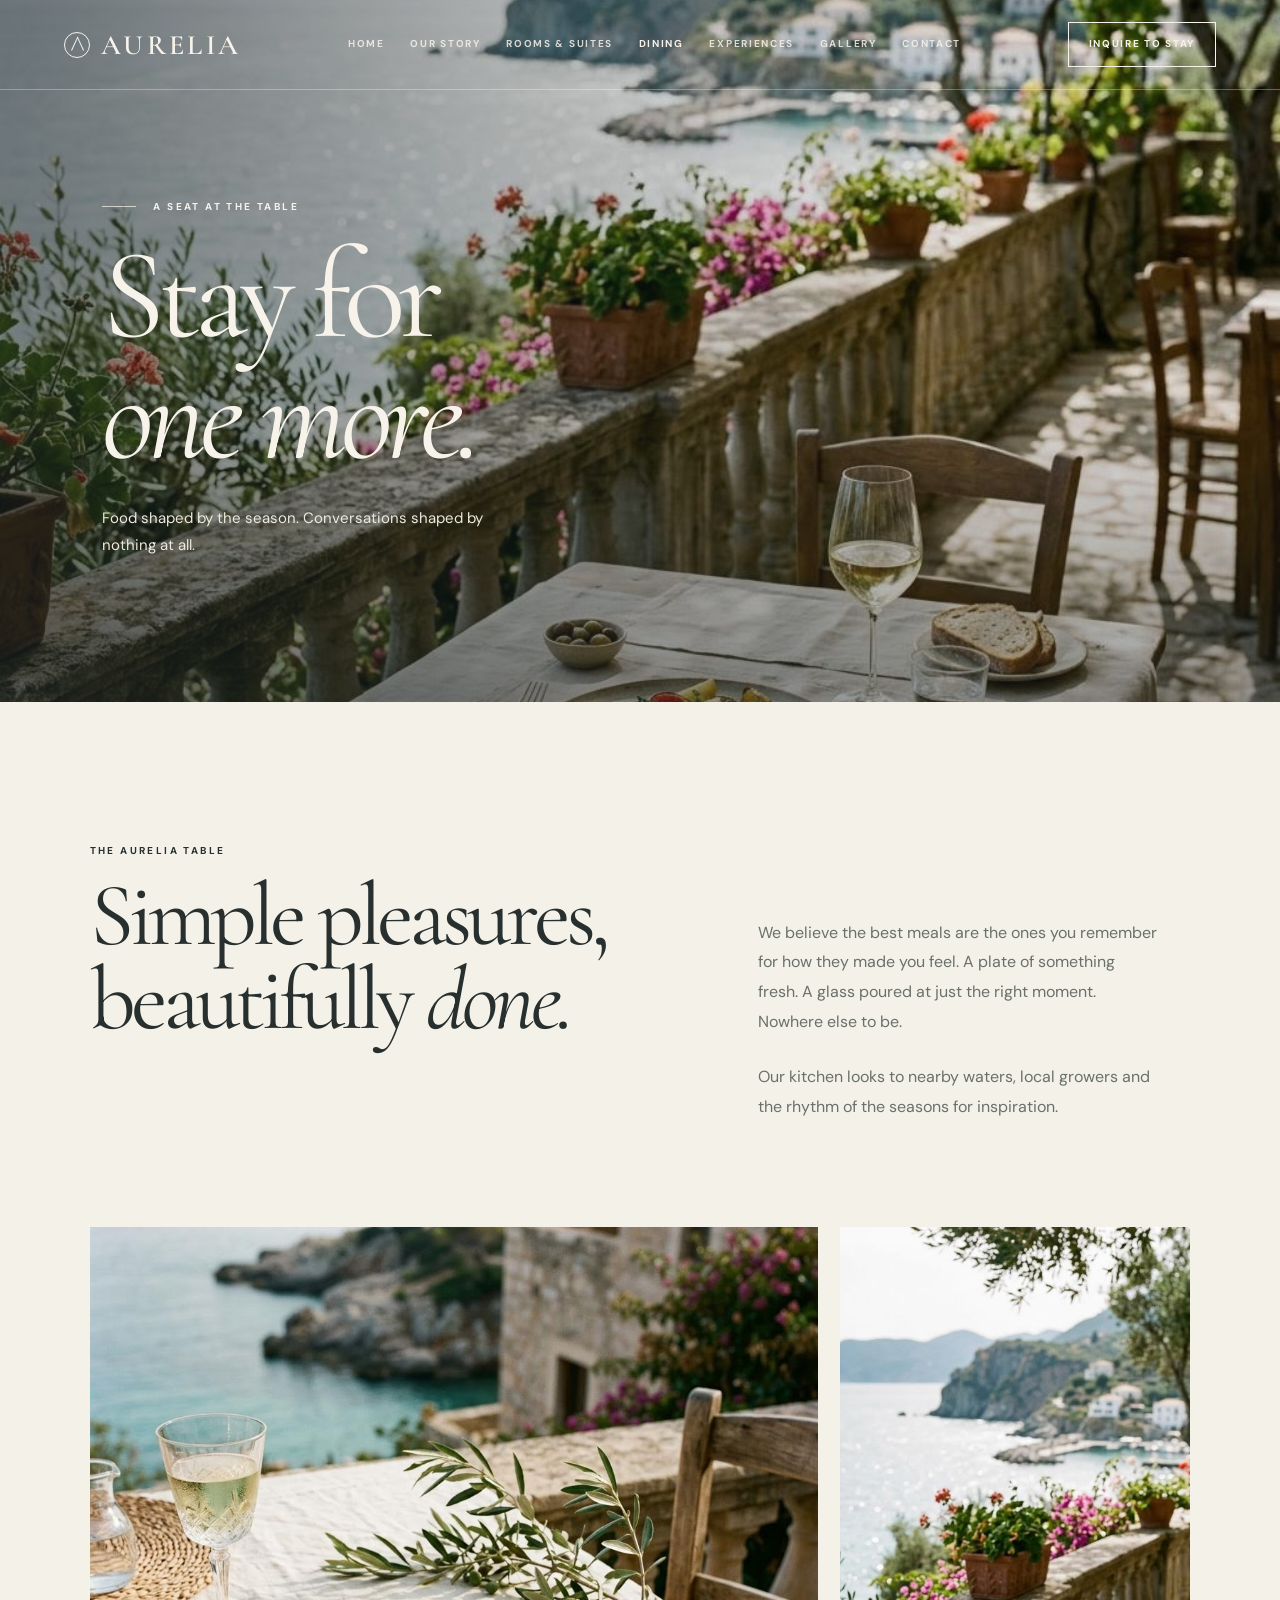
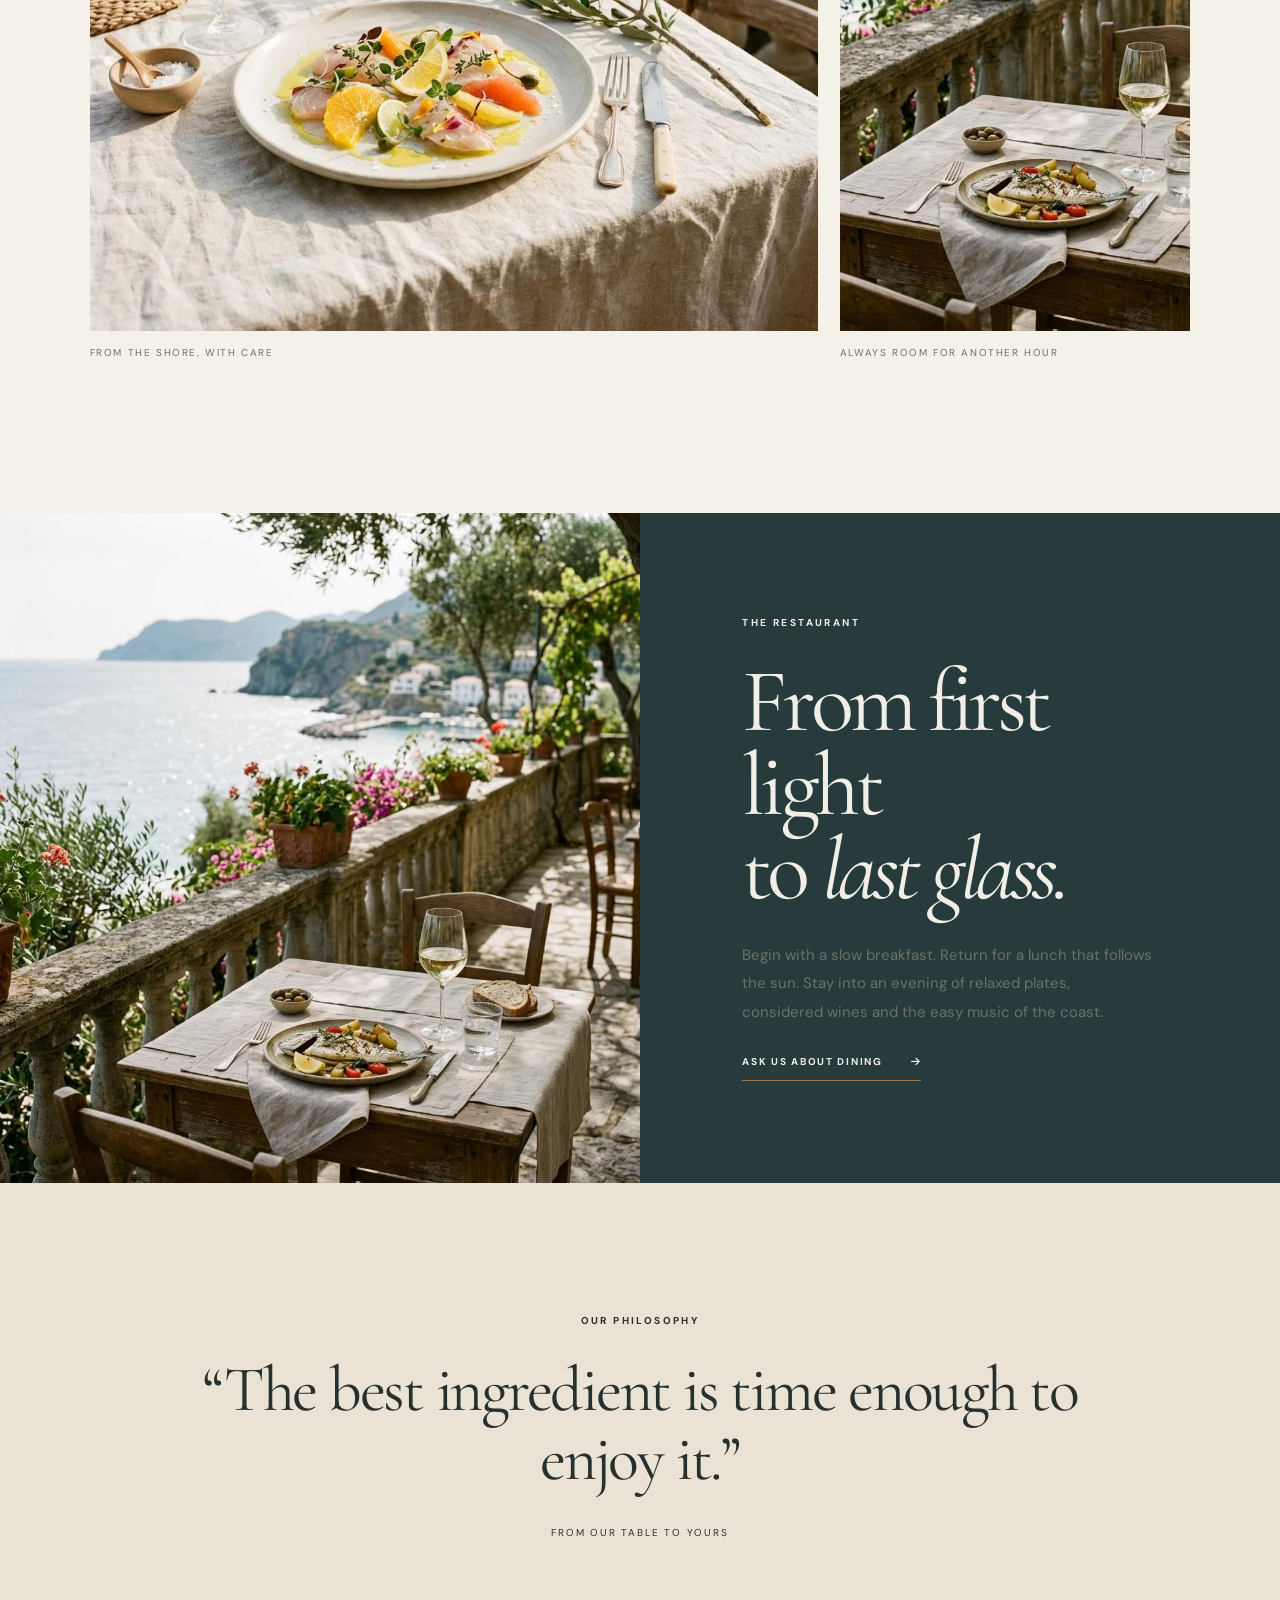
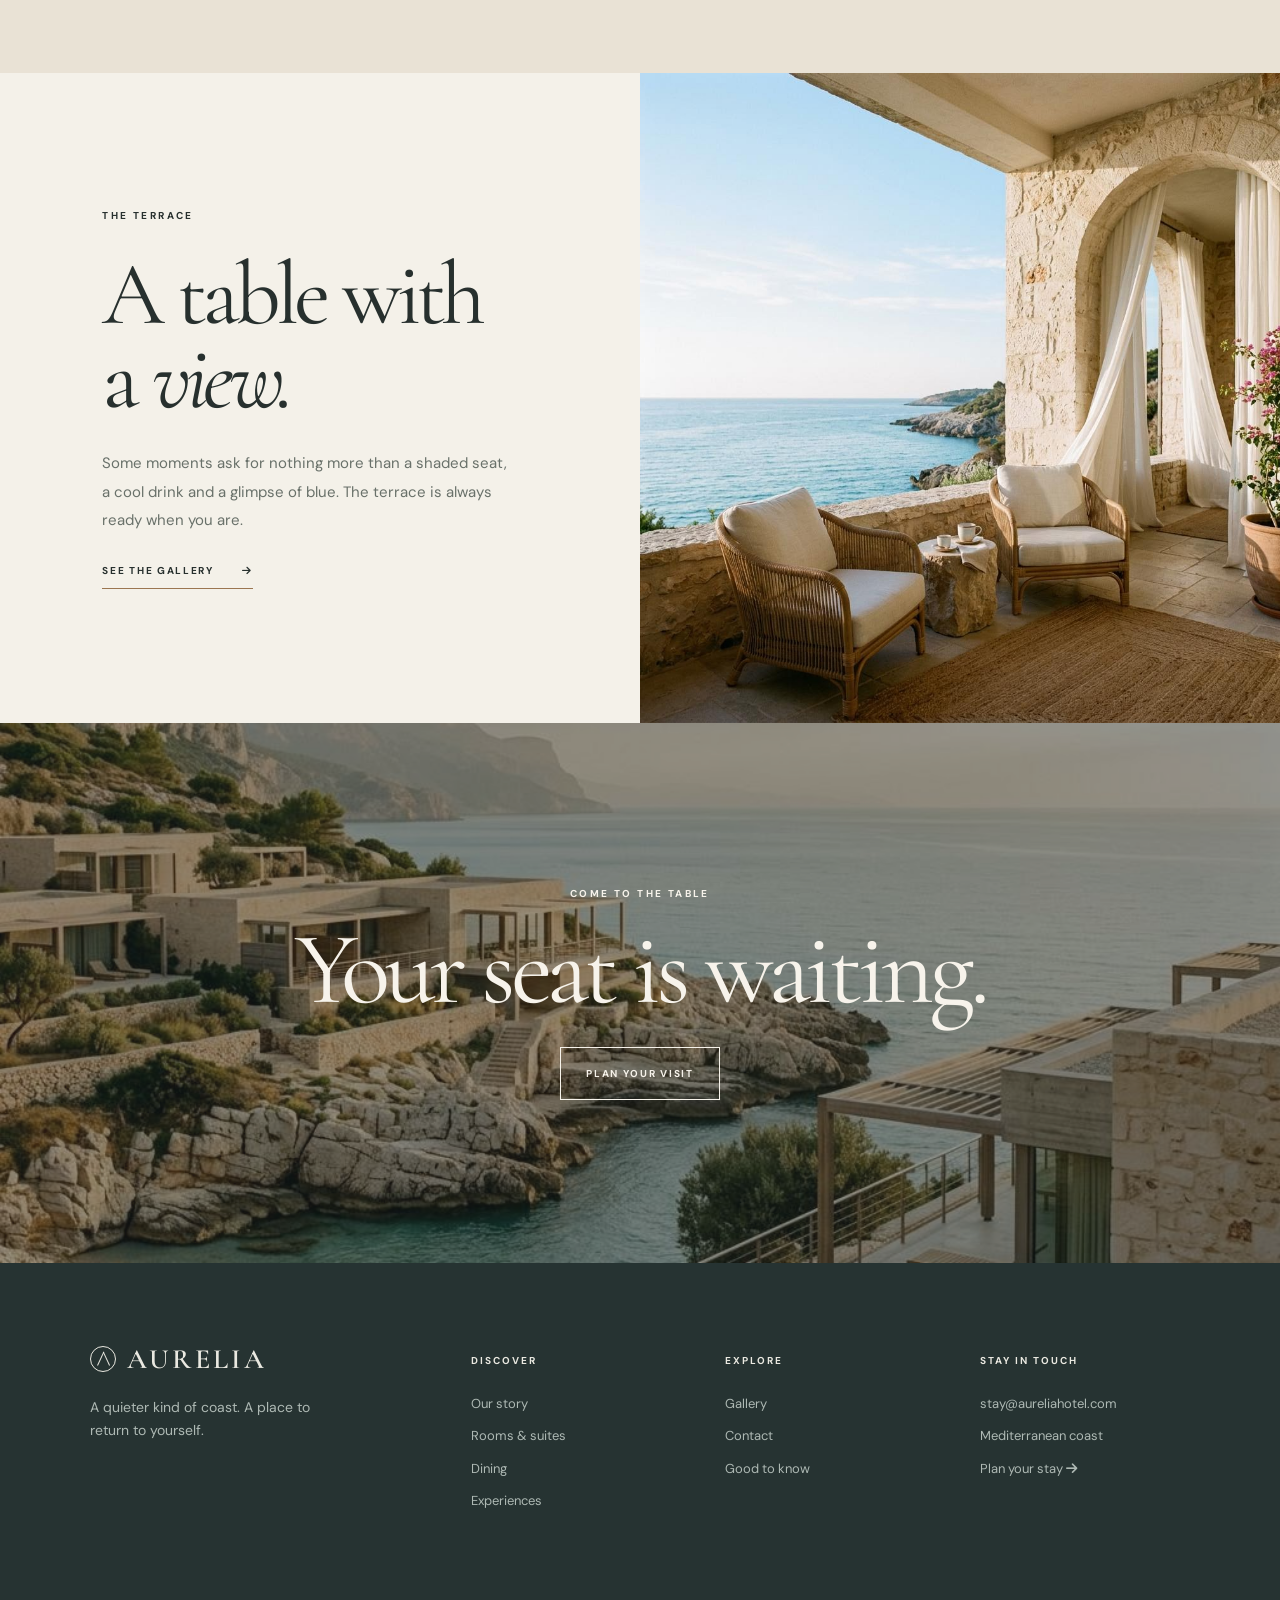
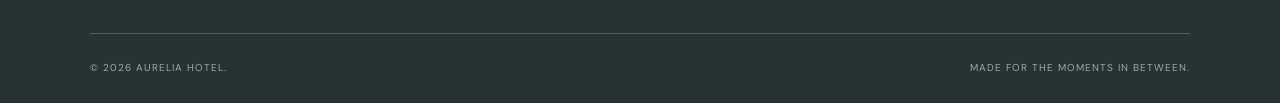
<file: dining.html>
<!doctype html>
<html lang="en">
<head><meta charset="utf-8"><meta name="viewport" content="width=device-width, initial-scale=1"><title>Dining — Aurelia Hotel</title><meta name="description" content="At Aurelia, dining follows the season and the shore. Discover leisurely terrace meals, local ingredients and evenings worth lingering over."><meta name="theme-color" content="#f4f1e9"><link rel="icon" href="./assets/favicon-BOdvN1qZ.svg" type="image/svg+xml"><script src="./assets/main.js" defer></script>  <link rel="stylesheet" href="https://cdnjs.cloudflare.com/ajax/libs/font-awesome/6.7.2/css/all.min.css">
<link rel="stylesheet" crossorigin href="./assets/styles.css">
</head>
<body><a class="skip-link" href="#main">Skip to content</a><header class="site-header"><a class="brand" href="index.html" aria-label="Aurelia Hotel home"><span class="brand-mark" aria-hidden="true"></span><span class="brand-name">Aurelia</span></a><nav class="header-nav" id="primary-nav" aria-label="Main navigation"><a href="index.html">Home</a><a href="about.html">Our story</a><a href="rooms.html">Rooms & suites</a><a href="dining.html" aria-current="page">Dining</a><a href="amenities.html">Experiences</a><a href="gallery.html">Gallery</a><a href="contact.html">Contact</a></nav><div class="header-actions"><a class="book-link" href="contact.html#inquire">Inquire to stay</a><button class="menu-toggle" type="button" aria-label="Open navigation" aria-controls="primary-nav" aria-expanded="false"><span></span><span></span></button></div></header>
<main id="main"><section class="hero compact"><img class="hero-image" src="./assets/dining-C8yipRF-.jpg" alt="Linen-covered table set for a relaxed lunch beside the sea"><div class="hero-shade"></div><div class="hero-content"><p class="eyebrow line">A seat at the table</p><h1>Stay for<br><em>one more.</em></h1><p class="lead">Food shaped by the season. Conversations shaped by nothing at all.</p></div></section>
<section class="section"><div class="wrap"><div class="intro-grid reveal"><div><p class="eyebrow">The Aurelia table</p><h2>Simple pleasures,<br>beautifully <em>done.</em></h2></div><div class="intro-aside"><p>We believe the best meals are the ones you remember for how they made you feel. A plate of something fresh. A glass poured at just the right moment. Nowhere else to be.</p><p>Our kitchen looks to nearby waters, local growers and the rhythm of the seasons for inspiration.</p></div></div><div class="image-pair reveal"><div><img src="./assets/food-CKG9G6gl.jpg" alt="Seasonal seafood with citrus on a handmade ceramic plate" loading="lazy"><p class="caption">From the shore, with care</p></div><div><img src="./assets/dining-C8yipRF-.jpg" alt="Terrace dining table with handmade tableware and sea beyond" loading="lazy"><p class="caption">Always room for another hour</p></div></div></div></section>
<section class="split dark-section"><div class="split-image"><img src="./assets/dining-C8yipRF-.jpg" alt="Open-air restaurant terrace overlooking the water" loading="lazy"></div><div class="split-copy reveal"><p class="eyebrow">The restaurant</p><h2>From first light<br>to <em>last glass.</em></h2><p>Begin with a slow breakfast. Return for a lunch that follows the sun. Stay into an evening of relaxed plates, considered wines and the easy music of the coast.</p><a class="text-link" href="contact.html#inquire">Ask us about dining <span aria-hidden="true"><i class="fa-solid fa-arrow-right"></i></span></a></div></section>
<section class="quote-section"><div class="wrap reveal"><p class="eyebrow">Our philosophy</p><blockquote>“The best ingredient is time enough to enjoy it.”</blockquote><cite>From our table to yours</cite></div></section>
<section class="split"><div class="split-copy reveal"><p class="eyebrow">The terrace</p><h2>A table with<br>a <em>view.</em></h2><p>Some moments ask for nothing more than a shaded seat, a cool drink and a glimpse of blue. The terrace is always ready when you are.</p><a class="text-link" href="gallery.html">See the gallery <span aria-hidden="true"><i class="fa-solid fa-arrow-right"></i></span></a></div><div class="split-image"><img src="./assets/terrace-CVWdAl8t.jpg" alt="Quiet terrace overlooking the Mediterranean coastline" loading="lazy"></div></section>
<section class="cta-band"><img src="./assets/coast--0wuCMdo.jpg" alt="" loading="lazy"><div class="cta-band-content reveal"><p class="eyebrow">Come to the table</p><h2>Your seat is waiting.</h2><a class="button" href="contact.html#inquire">Plan your visit</a></div></section></main>
<footer class="site-footer"><div class="footer-top"><div class="footer-brand"><a class="brand" href="index.html"><span class="brand-mark" aria-hidden="true"></span><span class="brand-name">Aurelia</span></a><p>A quieter kind of coast. A place to return to yourself.</p></div><div class="footer-col"><h4>Discover</h4><a href="about.html">Our story</a><a href="rooms.html">Rooms & suites</a><a href="dining.html">Dining</a><a href="amenities.html">Experiences</a></div><div class="footer-col"><h4>Explore</h4><a href="gallery.html">Gallery</a><a href="contact.html">Contact</a><a href="contact.html#faq">Good to know</a></div><div class="footer-col"><h4>Stay in touch</h4><a href="mailto:stay@aureliahotel.com">stay@aureliahotel.com</a><p>Mediterranean coast</p><a href="contact.html#inquire">Plan your stay <i class="fa-solid fa-arrow-right"></i></a></div></div><div class="footer-bottom"><span>© 2026 Aurelia Hotel. </span><span>Made for the moments in between.</span></div></footer></body></html>
</file>
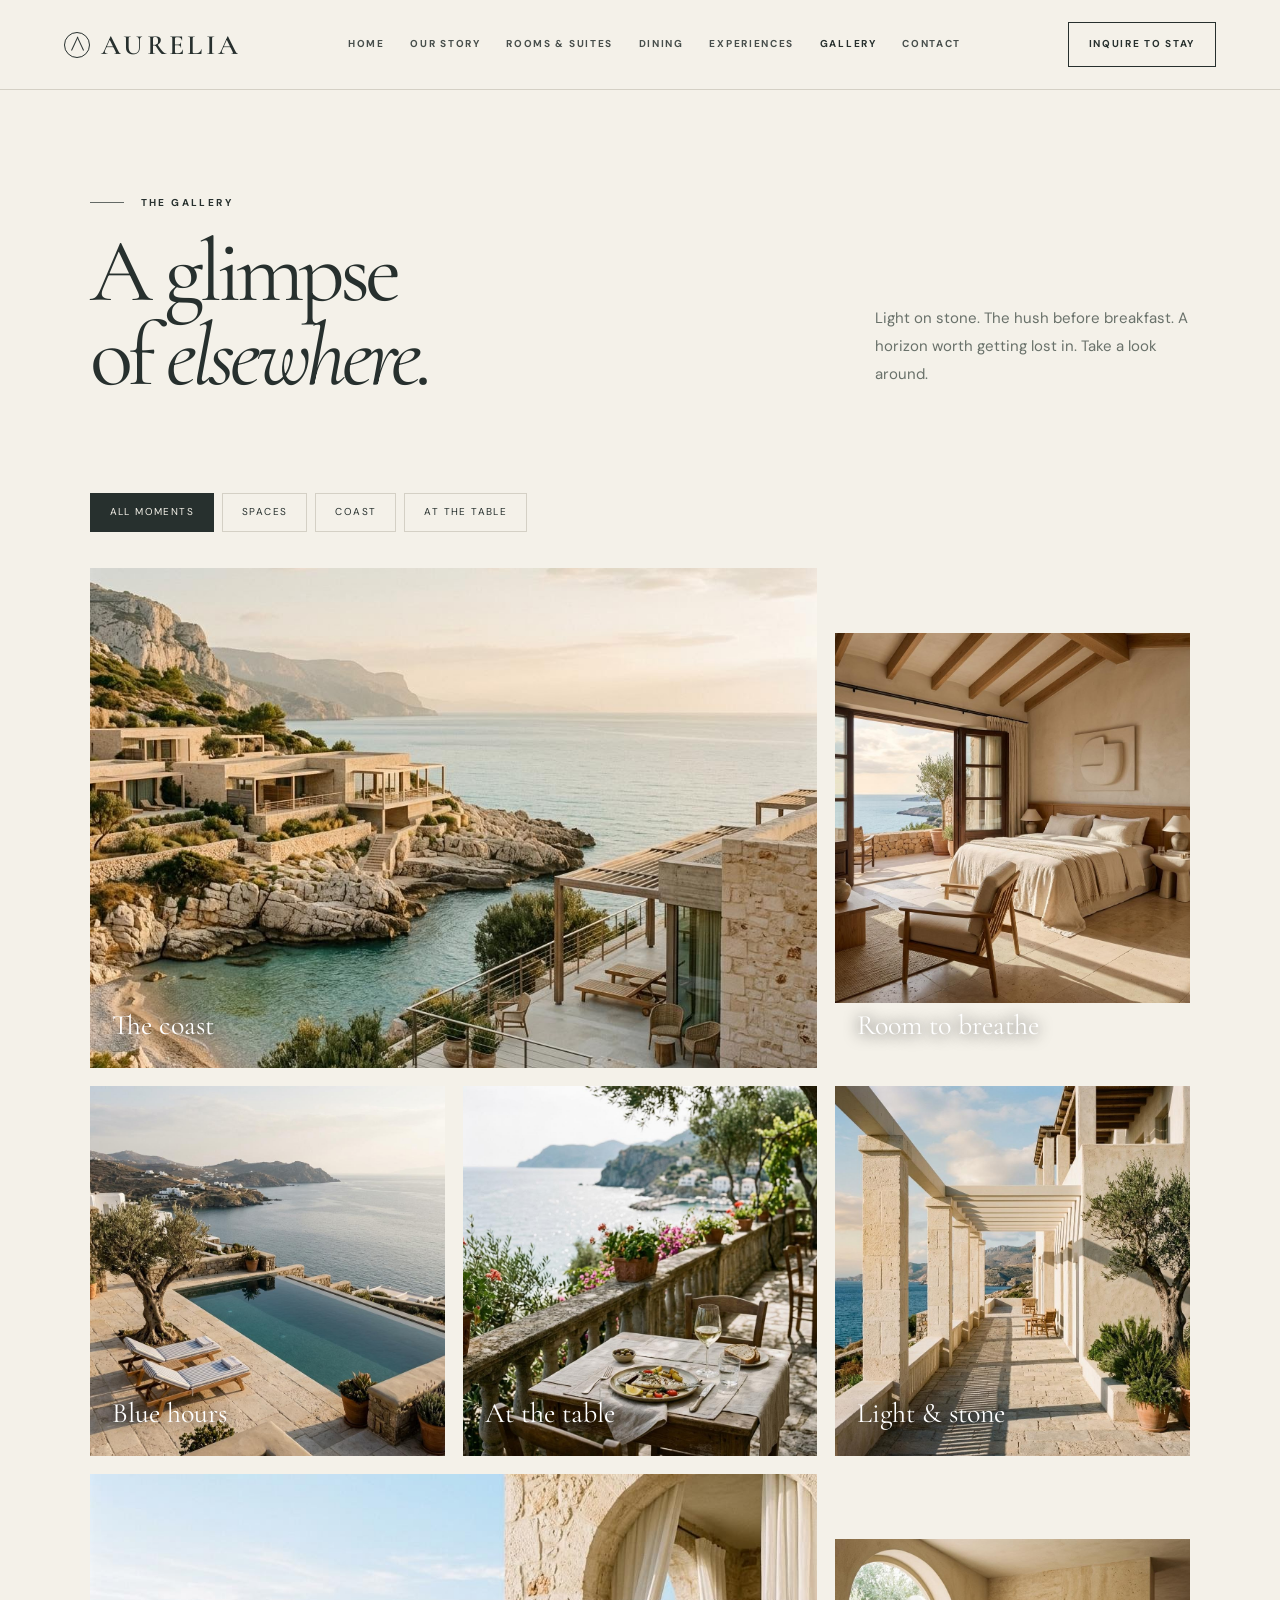
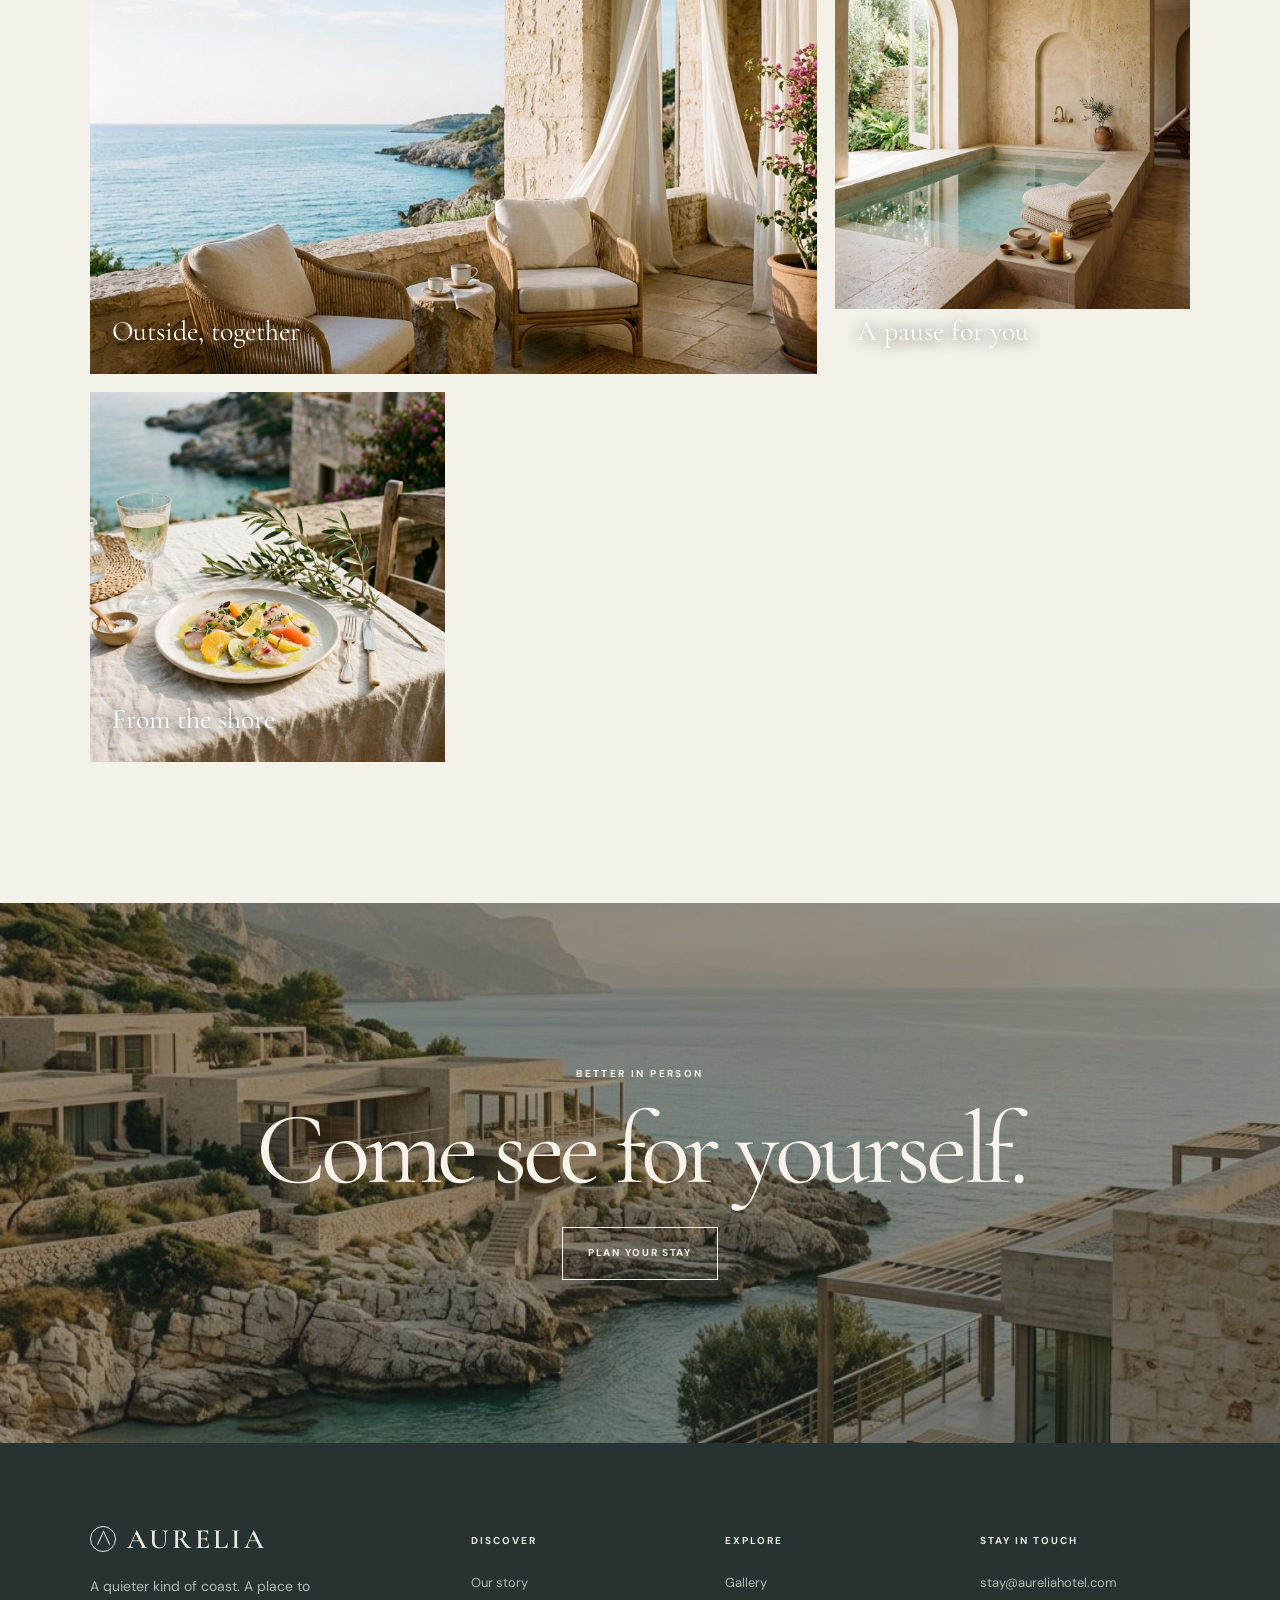
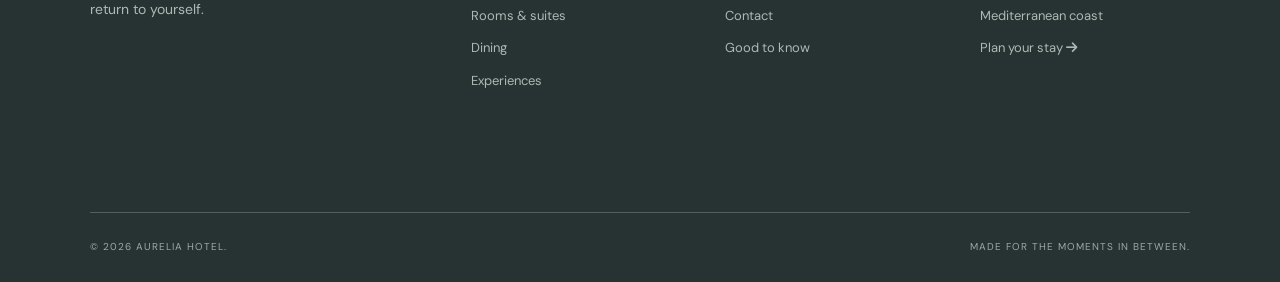
<file: gallery.html>
<!doctype html>
<html lang="en">
<head><meta charset="utf-8"><meta name="viewport" content="width=device-width, initial-scale=1"><title>Gallery — Aurelia Hotel</title><meta name="description" content="A visual invitation to Aurelia Hotel. Browse the rooms, architecture, coastal dining and sun-warmed days by the sea."><meta name="theme-color" content="#f4f1e9"><link rel="icon" href="./assets/favicon-BOdvN1qZ.svg" type="image/svg+xml"><script src="./assets/main.js" defer></script>  <link rel="stylesheet" href="https://cdnjs.cloudflare.com/ajax/libs/font-awesome/6.7.2/css/all.min.css">
<link rel="stylesheet" crossorigin href="./assets/styles.css">
</head>
<body><a class="skip-link" href="#main">Skip to content</a><header class="site-header solid"><a class="brand" href="index.html" aria-label="Aurelia Hotel home"><span class="brand-mark" aria-hidden="true"></span><span class="brand-name">Aurelia</span></a><nav class="header-nav" id="primary-nav" aria-label="Main navigation"><a href="index.html">Home</a><a href="about.html">Our story</a><a href="rooms.html">Rooms & suites</a><a href="dining.html">Dining</a><a href="amenities.html">Experiences</a><a href="gallery.html" aria-current="page">Gallery</a><a href="contact.html">Contact</a></nav><div class="header-actions"><a class="book-link" href="contact.html#inquire">Inquire to stay</a><button class="menu-toggle" type="button" aria-label="Open navigation" aria-controls="primary-nav" aria-expanded="false"><span></span><span></span></button></div></header>
<main id="main"><section class="page-intro"><div class="wrap"><div><p class="eyebrow line">The gallery</p><h1>A glimpse<br>of <em>elsewhere.</em></h1></div><p>Light on stone. The hush before breakfast. A horizon worth getting lost in. Take a look around.</p></div></section>
<section class="section" style="padding-top:10px"><div class="wrap"><div class="gallery-filters" role="group" aria-label="Filter gallery"><button type="button" class="active" data-filter="all" aria-pressed="true">All moments</button><button type="button" data-filter="spaces" aria-pressed="false">Spaces</button><button type="button" data-filter="coast" aria-pressed="false">Coast</button><button type="button" data-filter="table" aria-pressed="false">At the table</button></div><div class="gallery-grid">
<button class="gallery-item" type="button" data-category="coast" data-caption="The coast, at your own pace" aria-label="View coastal hotel image"><img src="./assets/coast--0wuCMdo.jpg" alt="Aurelia perched above a quiet Mediterranean cove" loading="lazy"><span>The coast</span></button>
<button class="gallery-item" type="button" data-category="spaces" data-caption="The Sea View Suite" aria-label="View Sea View Suite image"><img src="./assets/interior-Db6qkZle.jpg" alt="Spacious Sea View Suite with natural textures and blue sea beyond" loading="lazy"><span>Room to breathe</span></button>
<button class="gallery-item" type="button" data-category="coast" data-caption="Afternoons by the pool" aria-label="View infinity pool image"><img src="./assets/pool-Dyq22VdZ.jpg" alt="Still infinity pool with sea views and a limestone terrace" loading="lazy"><span>Blue hours</span></button>
<button class="gallery-item" type="button" data-category="table" data-caption="A table worth lingering at" aria-label="View terrace dining image"><img src="./assets/dining-C8yipRF-.jpg" alt="Restaurant terrace table set with linen beside the sea" loading="lazy"><span>At the table</span></button>
<button class="gallery-item" type="button" data-category="spaces" data-caption="Architecture in the afternoon light" aria-label="View architecture image"><img src="./assets/architecture-BZDye1vM.jpg" alt="Limestone colonnade in warm afternoon sunlight" loading="lazy"><span>Light & stone</span></button>
<button class="gallery-item" type="button" data-category="spaces" data-caption="A private terrace, all yours" aria-label="View private terrace image"><img src="./assets/terrace-CVWdAl8t.jpg" alt="Woven chairs on a private terrace overlooking the sea" loading="lazy"><span>Outside, together</span></button>
<button class="gallery-item" type="button" data-category="spaces" data-caption="Stillness at the spa" aria-label="View spa image"><img src="./assets/spa-DWXvySha.jpg" alt="Travertine spa and serene indoor plunge pool" loading="lazy"><span>A pause for you</span></button>
<button class="gallery-item" type="button" data-category="table" data-caption="From the season, from the shore" aria-label="View seasonal cuisine image"><img src="./assets/food-CKG9G6gl.jpg" alt="Seasonal seafood and citrus on handmade ceramic" loading="lazy"><span>From the shore</span></button>
</div></div></section><div class="lightbox" role="dialog" aria-modal="true" aria-label="Image viewer" aria-hidden="true"><button type="button" class="close" aria-label="Close image viewer">×</button><button type="button" class="prev" aria-label="Previous image">‹</button><figure><img src="./assets/coast--0wuCMdo.jpg" alt=""><figcaption></figcaption></figure><button type="button" class="next" aria-label="Next image">›</button></div>
<section class="cta-band"><img src="./assets/coast--0wuCMdo.jpg" alt="" loading="lazy"><div class="cta-band-content reveal"><p class="eyebrow">Better in person</p><h2>Come see for yourself.</h2><a class="button" href="contact.html#inquire">Plan your stay</a></div></section></main>
<footer class="site-footer"><div class="footer-top"><div class="footer-brand"><a class="brand" href="index.html"><span class="brand-mark" aria-hidden="true"></span><span class="brand-name">Aurelia</span></a><p>A quieter kind of coast. A place to return to yourself.</p></div><div class="footer-col"><h4>Discover</h4><a href="about.html">Our story</a><a href="rooms.html">Rooms & suites</a><a href="dining.html">Dining</a><a href="amenities.html">Experiences</a></div><div class="footer-col"><h4>Explore</h4><a href="gallery.html">Gallery</a><a href="contact.html">Contact</a><a href="contact.html#faq">Good to know</a></div><div class="footer-col"><h4>Stay in touch</h4><a href="mailto:stay@aureliahotel.com">stay@aureliahotel.com</a><p>Mediterranean coast</p><a href="contact.html#inquire">Plan your stay <i class="fa-solid fa-arrow-right"></i></a></div></div><div class="footer-bottom"><span>© 2026 Aurelia Hotel. </span><span>Made for the moments in between.</span></div></footer></body></html>
</file>
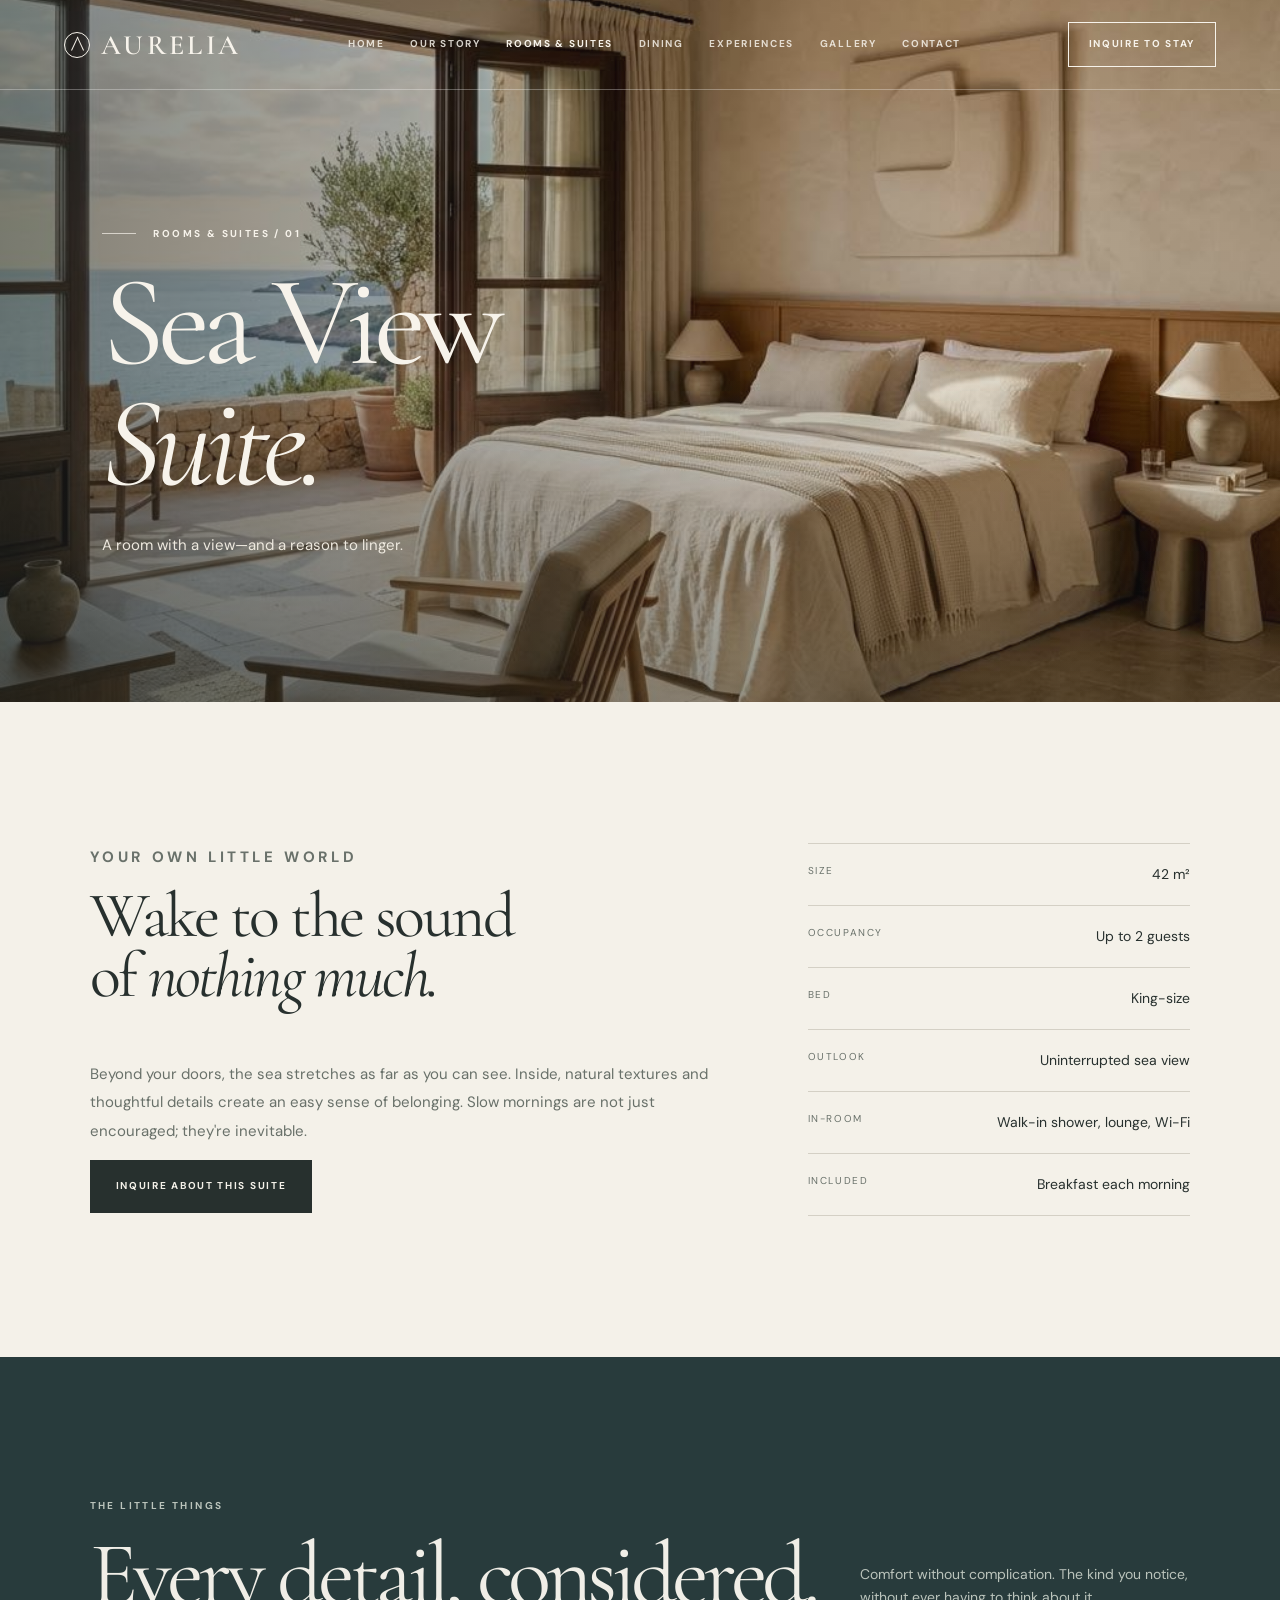
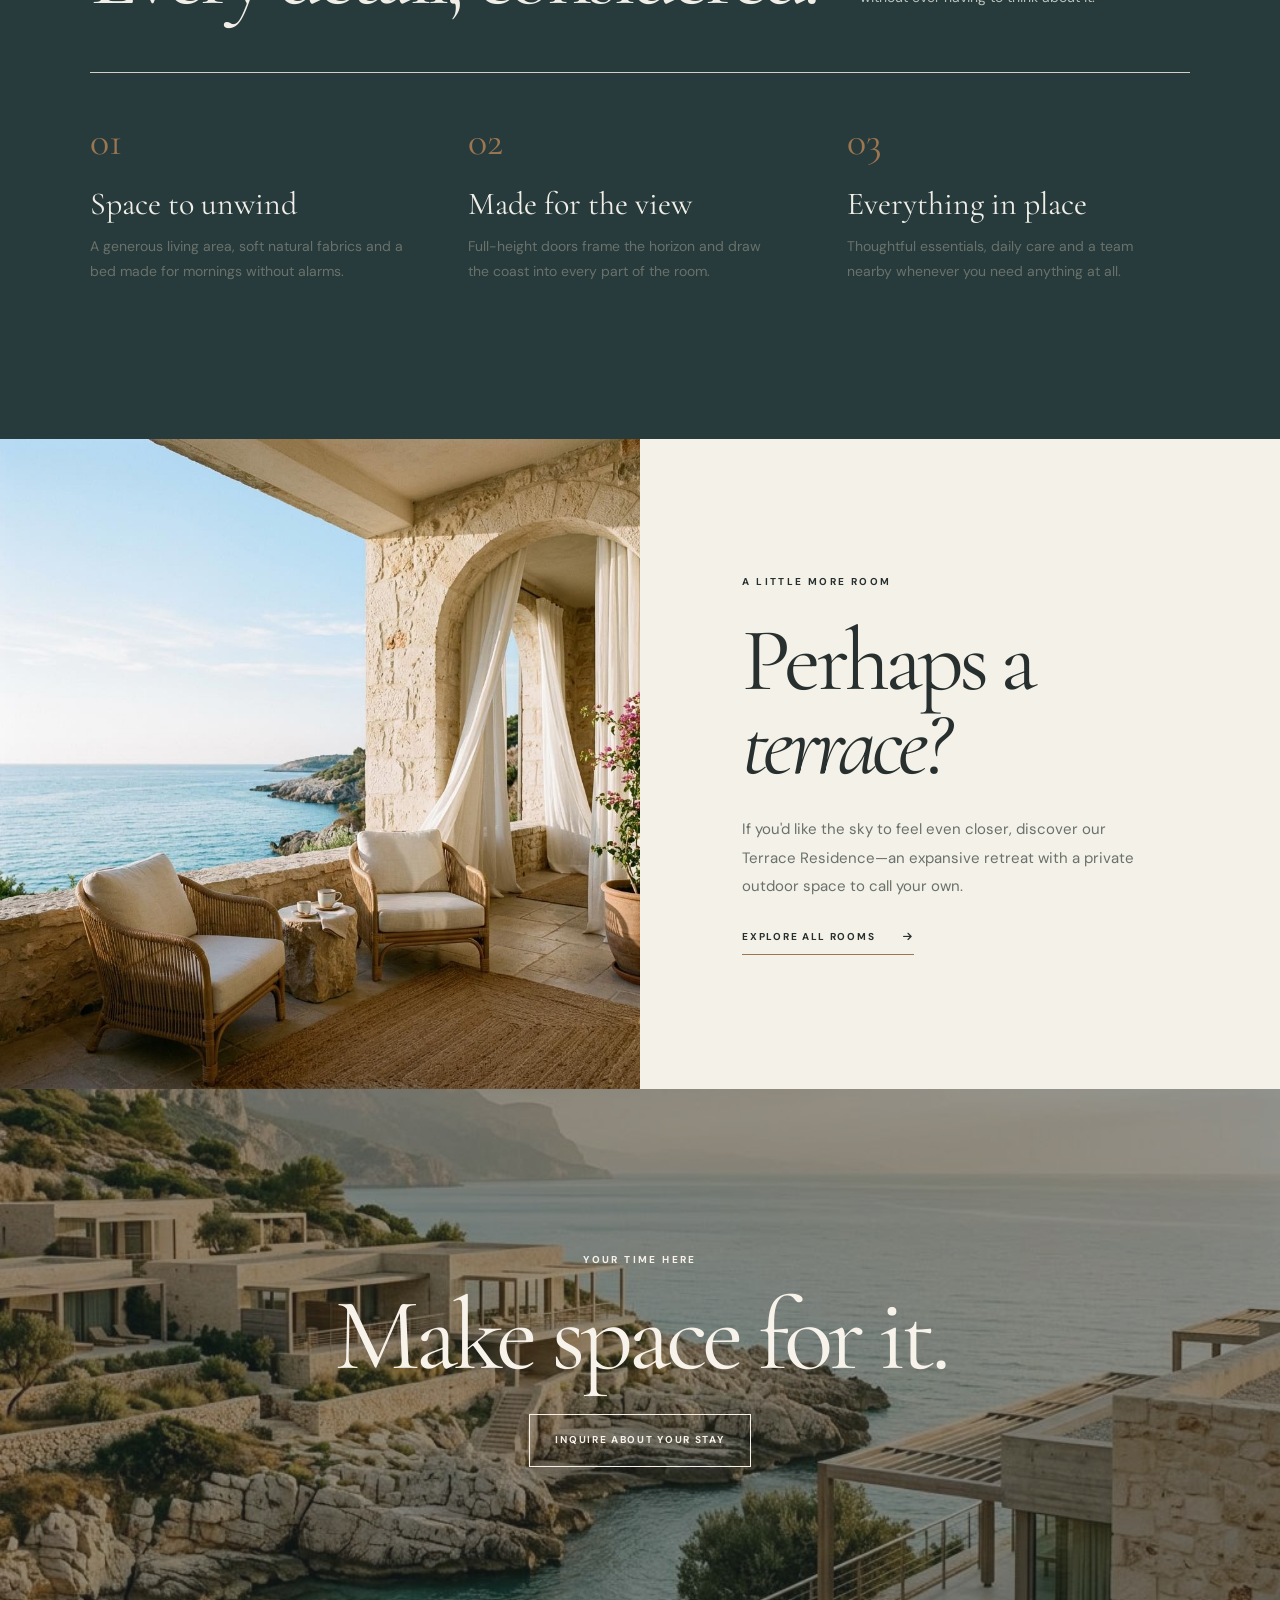
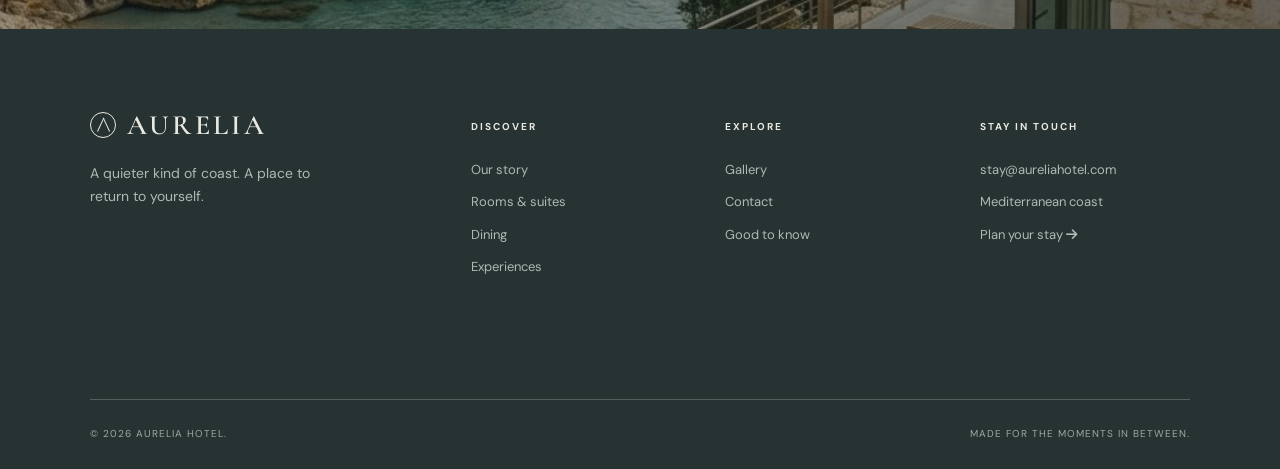
<file: room-detail.html>
<!doctype html>
<html lang="en">
<head><meta charset="utf-8"><meta name="viewport" content="width=device-width, initial-scale=1"><title>Sea View Suite — Aurelia Hotel</title><meta name="description" content="Step inside Aurelia's Sea View Suite: 42 square metres of sun-warmed calm, thoughtful details and an uninterrupted view of the Mediterranean."><meta name="theme-color" content="#f4f1e9"><link rel="icon" href="./assets/favicon-BOdvN1qZ.svg" type="image/svg+xml"><script src="./assets/main.js" defer></script>  <link rel="stylesheet" href="https://cdnjs.cloudflare.com/ajax/libs/font-awesome/6.7.2/css/all.min.css">
<link rel="stylesheet" crossorigin href="./assets/styles.css">
</head>
<body><a class="skip-link" href="#main">Skip to content</a><header class="site-header"><a class="brand" href="index.html" aria-label="Aurelia Hotel home"><span class="brand-mark" aria-hidden="true"></span><span class="brand-name">Aurelia</span></a><nav class="header-nav" id="primary-nav" aria-label="Main navigation"><a href="index.html">Home</a><a href="about.html">Our story</a><a href="rooms.html" aria-current="page">Rooms & suites</a><a href="dining.html">Dining</a><a href="amenities.html">Experiences</a><a href="gallery.html">Gallery</a><a href="contact.html">Contact</a></nav><div class="header-actions"><a class="book-link" href="contact.html?room=Sea%20View%20Suite#inquire">Inquire to stay</a><button class="menu-toggle" type="button" aria-label="Open navigation" aria-controls="primary-nav" aria-expanded="false"><span></span><span></span></button></div></header>
<main id="main"><section class="hero compact"><img class="hero-image" src="./assets/interior-Db6qkZle.jpg" alt="Sea View Suite with cream linen and doors open to the blue horizon"><div class="hero-shade"></div><div class="hero-content"><p class="eyebrow line">Rooms & suites / 01</p><h1>Sea View<br><em>Suite.</em></h1><p class="lead">A room with a view—and a reason to linger.</p></div></section>
<section class="section"><div class="wrap detail-intro reveal"><div><p class="eyebrow">Your own little world</p><h2>Wake to the sound<br>of <em>nothing much.</em></h2><p>Beyond your doors, the sea stretches as far as you can see. Inside, natural textures and thoughtful details create an easy sense of belonging. Slow mornings are not just encouraged; they're inevitable.</p><a class="button dark" href="contact.html?room=Sea%20View%20Suite#inquire">Inquire about this suite</a></div><div class="detail-facts"><div><span>Size</span><span>42 m²</span></div><div><span>Occupancy</span><span>Up to 2 guests</span></div><div><span>Bed</span><span>King-size</span></div><div><span>Outlook</span><span>Uninterrupted sea view</span></div><div><span>In-room</span><span>Walk-in shower, lounge, Wi-Fi</span></div><div><span>Included</span><span>Breakfast each morning</span></div></div></div></section>
<section class="section dark-section"><div class="wrap"><div class="section-head reveal"><div><p class="eyebrow">The little things</p><h2>Every detail, considered.</h2></div><p>Comfort without complication. The kind you notice, without ever having to think about it.</p></div><div class="feature-list reveal"><article><span class="num">01</span><h3>Space to unwind</h3><p>A generous living area, soft natural fabrics and a bed made for mornings without alarms.</p></article><article><span class="num">02</span><h3>Made for the view</h3><p>Full-height doors frame the horizon and draw the coast into every part of the room.</p></article><article><span class="num">03</span><h3>Everything in place</h3><p>Thoughtful essentials, daily care and a team nearby whenever you need anything at all.</p></article></div></div></section>
<section class="split"><div class="split-image"><img src="./assets/terrace-CVWdAl8t.jpg" alt="Private seaside terrace with woven lounge chairs" loading="lazy"></div><div class="split-copy reveal"><p class="eyebrow">A little more room</p><h2>Perhaps a<br><em>terrace?</em></h2><p>If you'd like the sky to feel even closer, discover our Terrace Residence—an expansive retreat with a private outdoor space to call your own.</p><a class="text-link" href="rooms.html">Explore all rooms <span aria-hidden="true"><i class="fa-solid fa-arrow-right"></i></span></a></div></section><section class="cta-band"><img src="./assets/coast--0wuCMdo.jpg" alt="" loading="lazy"><div class="cta-band-content reveal"><p class="eyebrow">Your time here</p><h2>Make space for it.</h2><a class="button" href="contact.html?room=Sea%20View%20Suite#inquire">Inquire about your stay</a></div></section></main>
<footer class="site-footer"><div class="footer-top"><div class="footer-brand"><a class="brand" href="index.html"><span class="brand-mark" aria-hidden="true"></span><span class="brand-name">Aurelia</span></a><p>A quieter kind of coast. A place to return to yourself.</p></div><div class="footer-col"><h4>Discover</h4><a href="about.html">Our story</a><a href="rooms.html">Rooms & suites</a><a href="dining.html">Dining</a><a href="amenities.html">Experiences</a></div><div class="footer-col"><h4>Explore</h4><a href="gallery.html">Gallery</a><a href="contact.html">Contact</a><a href="contact.html#faq">Good to know</a></div><div class="footer-col"><h4>Stay in touch</h4><a href="mailto:stay@aureliahotel.com">stay@aureliahotel.com</a><p>Mediterranean coast</p><a href="contact.html#inquire">Plan your stay <i class="fa-solid fa-arrow-right"></i></a></div></div><div class="footer-bottom"><span>© 2026 Aurelia Hotel. </span><span>Made for the moments in between.</span></div></footer></body></html>
</file>
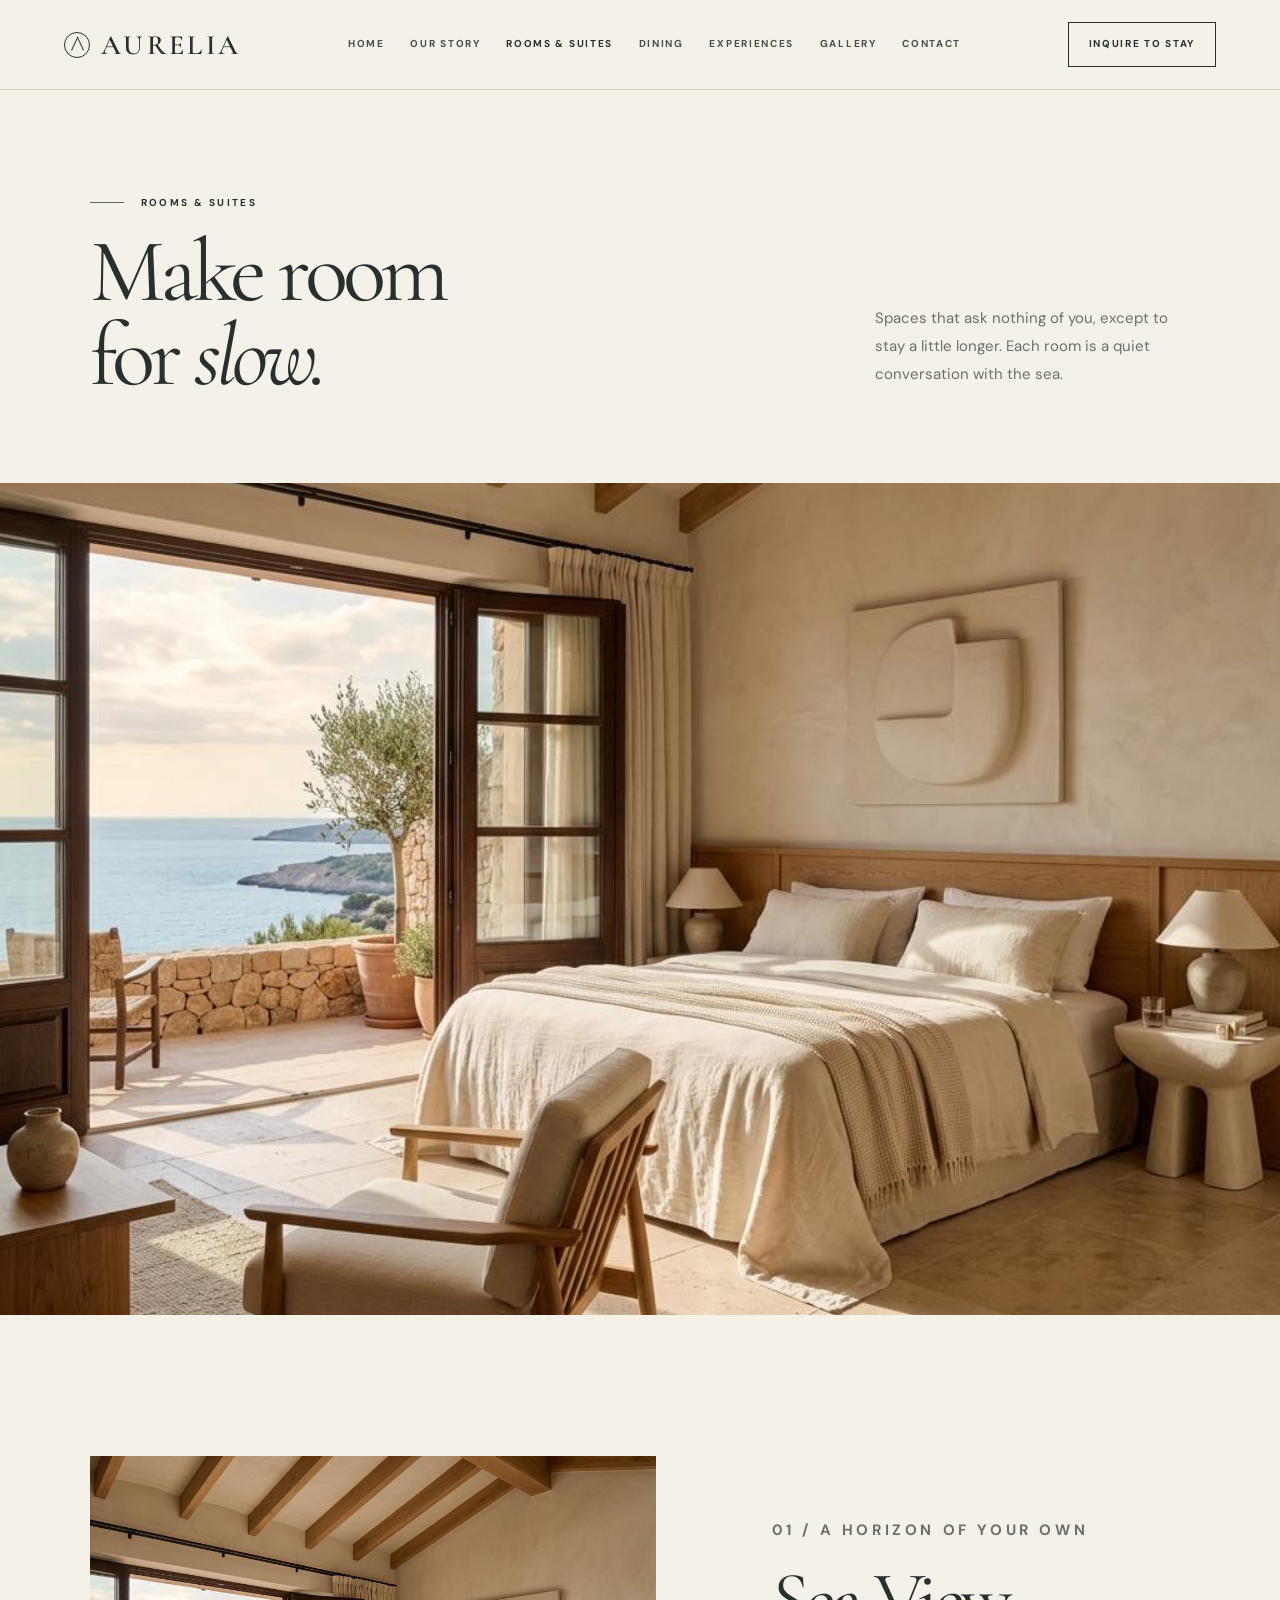
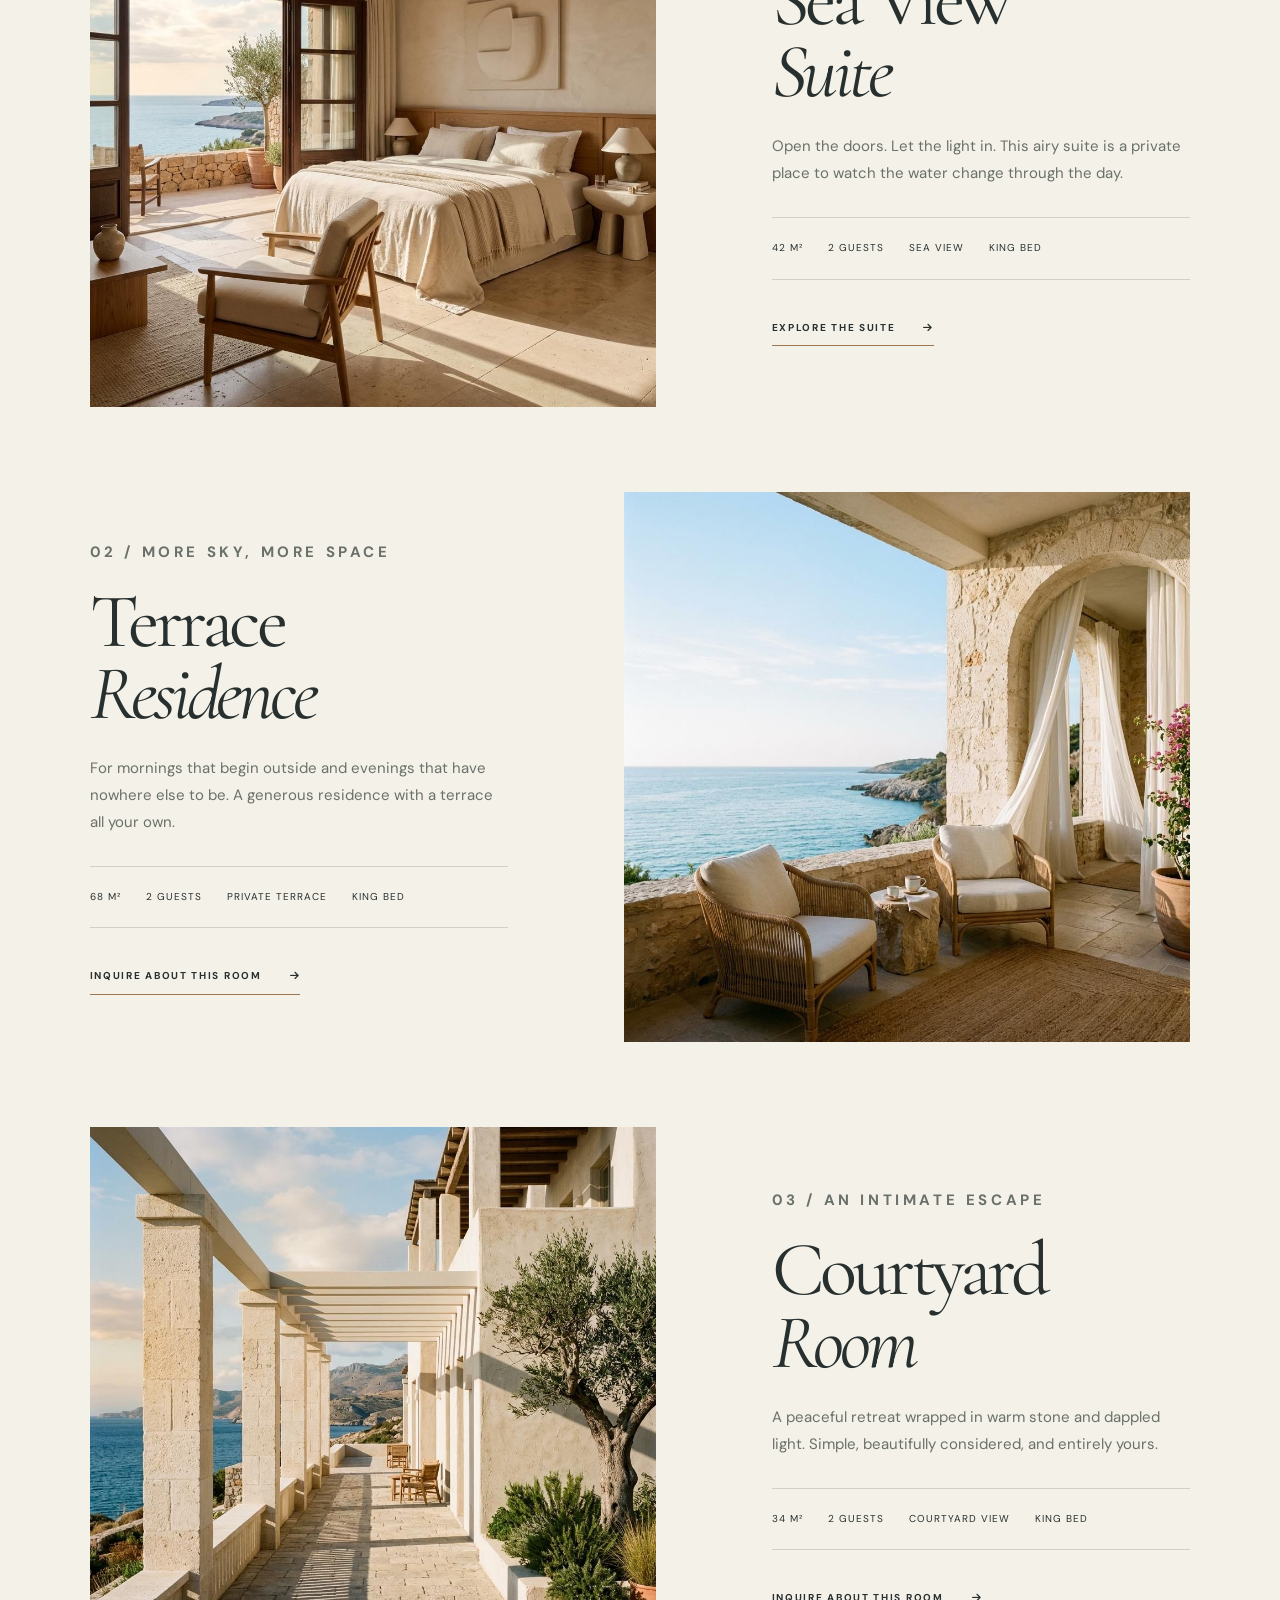
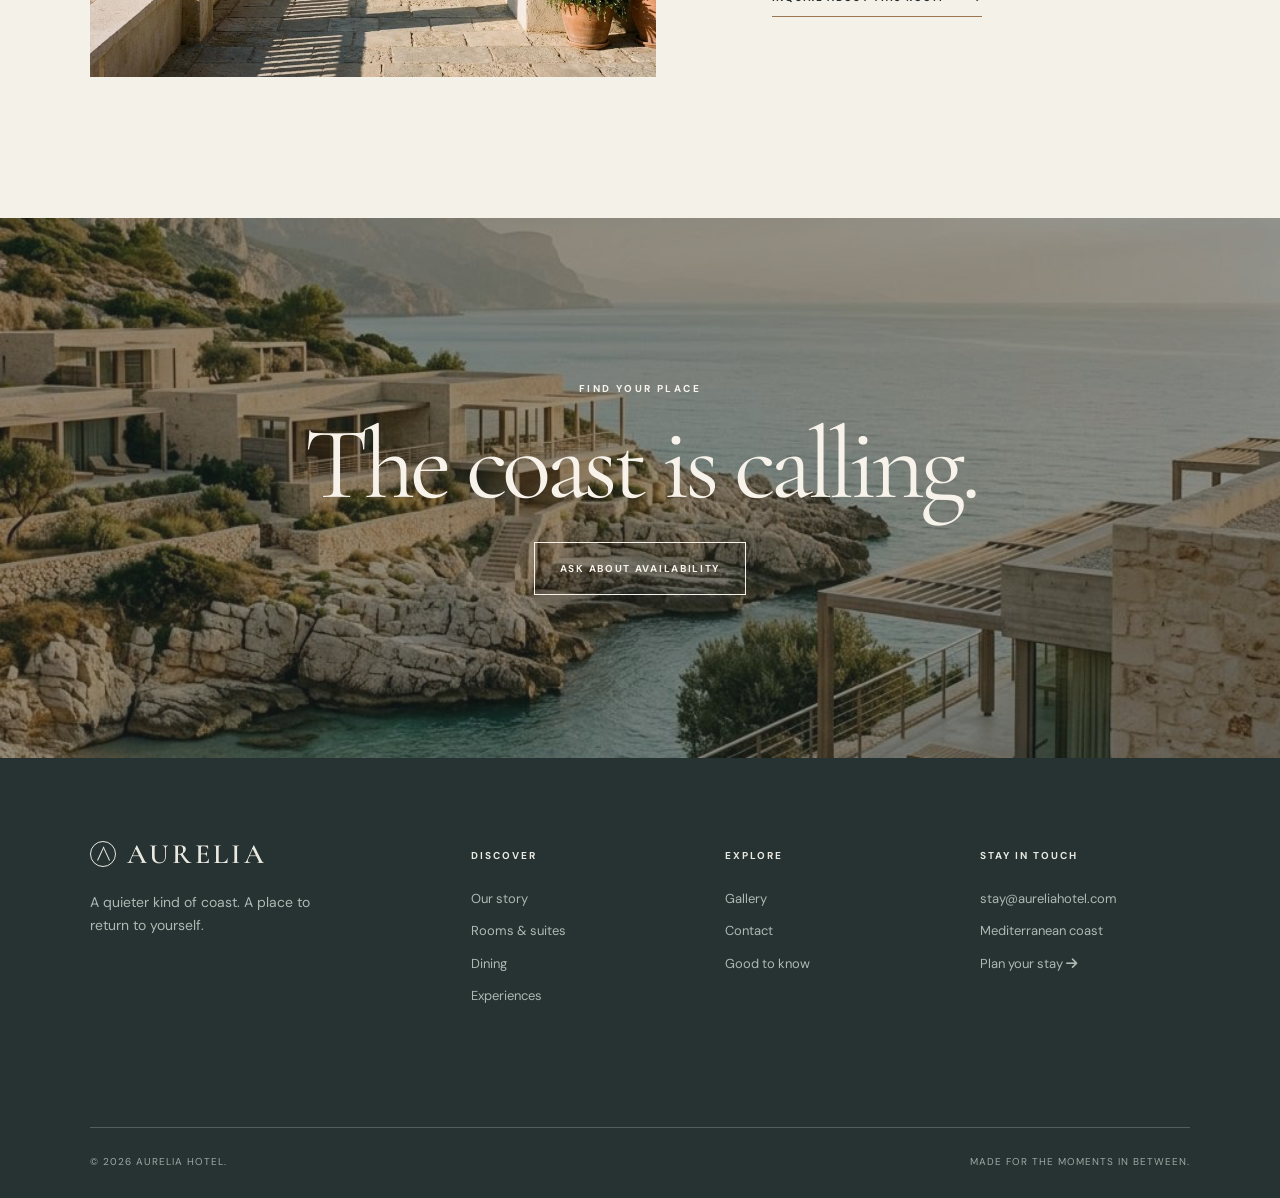
<file: rooms.html>
<!doctype html>
<html lang="en">
<head><meta charset="utf-8"><meta name="viewport" content="width=device-width, initial-scale=1"><title>Rooms & Suites — Aurelia Hotel</title><meta name="description" content="Explore Aurelia's considered rooms and suites, from serene sea-view sanctuaries to generous private terrace residences."><meta name="theme-color" content="#f4f1e9"><link rel="icon" href="./assets/favicon-BOdvN1qZ.svg" type="image/svg+xml"><script src="./assets/main.js" defer></script>  <link rel="stylesheet" href="https://cdnjs.cloudflare.com/ajax/libs/font-awesome/6.7.2/css/all.min.css">
<link rel="stylesheet" crossorigin href="./assets/styles.css">
</head>
<body><a class="skip-link" href="#main">Skip to content</a><header class="site-header solid"><a class="brand" href="index.html" aria-label="Aurelia Hotel home"><span class="brand-mark" aria-hidden="true"></span><span class="brand-name">Aurelia</span></a><nav class="header-nav" id="primary-nav" aria-label="Main navigation"><a href="index.html">Home</a><a href="about.html">Our story</a><a href="rooms.html" aria-current="page">Rooms & suites</a><a href="dining.html">Dining</a><a href="amenities.html">Experiences</a><a href="gallery.html">Gallery</a><a href="contact.html">Contact</a></nav><div class="header-actions"><a class="book-link" href="contact.html#inquire">Inquire to stay</a><button class="menu-toggle" type="button" aria-label="Open navigation" aria-controls="primary-nav" aria-expanded="false"><span></span><span></span></button></div></header>
<main id="main"><section class="page-intro"><div class="wrap"><div><p class="eyebrow line">Rooms & suites</p><h1>Make room<br>for <em>slow.</em></h1></div><p>Spaces that ask nothing of you, except to stay a little longer. Each room is a quiet conversation with the sea.</p></div></section><img class="wide-image" src="./assets/interior-Db6qkZle.jpg" alt="Light-filled Aurelia suite with a view through open doors to the sea">
<section class="section"><div class="wrap rooms-list"><article class="room-row reveal"><div class="room-row-image"><img src="./assets/interior-Db6qkZle.jpg" alt="Sea View Suite bedroom with soft linen and open sea view" loading="lazy"></div><div class="room-row-copy"><p class="eyebrow">01 / A horizon of your own</p><h2>Sea View<br><em>Suite</em></h2><p>Open the doors. Let the light in. This airy suite is a private place to watch the water change through the day.</p><div class="specs"><span>42 m²</span><span>2 guests</span><span>Sea view</span><span>King bed</span></div><a class="text-link" href="room-detail.html">Explore the suite <span aria-hidden="true"><i class="fa-solid fa-arrow-right"></i></span></a></div></article>
<article class="room-row reveal"><div class="room-row-image"><img src="./assets/terrace-CVWdAl8t.jpg" alt="Private stone terrace with lounge chairs and sea outlook" loading="lazy"></div><div class="room-row-copy"><p class="eyebrow">02 / More sky, more space</p><h2>Terrace<br><em>Residence</em></h2><p>For mornings that begin outside and evenings that have nowhere else to be. A generous residence with a terrace all your own.</p><div class="specs"><span>68 m²</span><span>2 guests</span><span>Private terrace</span><span>King bed</span></div><a class="text-link" href="contact.html?room=Terrace%20Residence#inquire">Inquire about this room <span aria-hidden="true"><i class="fa-solid fa-arrow-right"></i></span></a></div></article>
<article class="room-row reveal"><div class="room-row-image"><img src="./assets/architecture-BZDye1vM.jpg" alt="Aurelia's shaded limestone courtyard and olive tree" loading="lazy"></div><div class="room-row-copy"><p class="eyebrow">03 / An intimate escape</p><h2>Courtyard<br><em>Room</em></h2><p>A peaceful retreat wrapped in warm stone and dappled light. Simple, beautifully considered, and entirely yours.</p><div class="specs"><span>34 m²</span><span>2 guests</span><span>Courtyard view</span><span>King bed</span></div><a class="text-link" href="contact.html?room=Courtyard%20Room#inquire">Inquire about this room <span aria-hidden="true"><i class="fa-solid fa-arrow-right"></i></span></a></div></article></div></section>
<section class="cta-band"><img src="./assets/coast--0wuCMdo.jpg" alt="" loading="lazy"><div class="cta-band-content reveal"><p class="eyebrow">Find your place</p><h2>The coast is calling.</h2><a class="button" href="contact.html#inquire">Ask about availability</a></div></section></main>
<footer class="site-footer"><div class="footer-top"><div class="footer-brand"><a class="brand" href="index.html"><span class="brand-mark" aria-hidden="true"></span><span class="brand-name">Aurelia</span></a><p>A quieter kind of coast. A place to return to yourself.</p></div><div class="footer-col"><h4>Discover</h4><a href="about.html">Our story</a><a href="rooms.html">Rooms & suites</a><a href="dining.html">Dining</a><a href="amenities.html">Experiences</a></div><div class="footer-col"><h4>Explore</h4><a href="gallery.html">Gallery</a><a href="contact.html">Contact</a><a href="contact.html#faq">Good to know</a></div><div class="footer-col"><h4>Stay in touch</h4><a href="mailto:stay@aureliahotel.com">stay@aureliahotel.com</a><p>Mediterranean coast</p><a href="contact.html#inquire">Plan your stay <i class="fa-solid fa-arrow-right"></i></a></div></div><div class="footer-bottom"><span>© 2026 Aurelia Hotel. </span><span>Made for the moments in between.</span></div></footer></body></html>
</file>
<file: assets/styles.css>
@import "https://fonts.googleapis.com/css2?family=Cormorant+Garamond:wght@400;500;600&family=DM+Sans:wght@400;500;600;700&display=swap";

:root {
    --paper: #f4f1e9;
    --cream: #eae5d9;
    --ink: #27302e;
    --muted: #69716a;
    --line: #d4d0c5;
    --accent: #9b7651;
    --deep: #283b3c;
    --font-display: "Cormorant Garamond", Georgia, serif;
    --font-body: "DM Sans", sans-serif;
}

* {
    box-sizing: border-box;
}

html {
    scroll-behavior: smooth;
}

body {
    margin: 0;
    background: var(--paper);
    color: var(--ink);
    font-family: var(--font-body);
    font-size: 14px;
    line-height: 1.65;
}

body.menu-open,
body.lightbox-open {
    overflow: hidden;
}

img {
    display: block;
    width: 100%;
    height: auto;
}

a {
    color: inherit;
    text-decoration: none;
}

button,
input,
select,
textarea {
    font: inherit;
}

button {
    cursor: pointer;
}

button:focus-visible,
a:focus-visible,
input:focus-visible,
select:focus-visible,
textarea:focus-visible {
    outline: 2px solid var(--accent);
    outline-offset: 4px;
}

::selection {
    background: #c3ae94;
    color: var(--ink);
}

.skip-link {
    position: absolute;
    left: 12px;
    top: -60px;
    z-index: 100;
    background: var(--paper);
    padding: 12px 18px;
}

.skip-link:focus {
    top: 12px;
}

.site-header {
    position: absolute;
    z-index: 30;
    top: 0;
    left: 0;
    width: 100%;
    height: 90px;
    display: flex;
    align-items: center;
    justify-content: space-between;
    padding: 0 clamp(24px, 5vw, 90px);
    color: #f7f3eb;
    border-bottom: 1px solid rgba(255, 255, 255, 0.3);
}

.site-header.solid {
    position: relative;
    background: var(--paper);
    color: var(--ink);
    border-color: var(--line);
}

.brand {
    display: inline-flex;
    align-items: center;
    gap: 11px;
    flex-shrink: 0;
    line-height: 1;
}

.brand-mark {
    width: 26px;
    height: 26px;
    display: inline-block;
    border: 1px solid currentColor;
    border-radius: 50%;
    position: relative;
    display: flex;
    align-items: center;
    justify-content: center;
}

.brand-mark:before,
.brand-mark:after {
    content: "";
    position: static;
    width: 1px;
    height: 15px;
    display: block;
    background: currentColor;
    transform: rotate(25deg) translateY(0px) translateX(-2px);
    left: 10px;
}

.brand-mark:after {
    transform: rotate(-25deg) translateY(0.5px)  translateX(3px);
}

.brand-name {
    font-family: var(--font-display);
    font-size: 28px;
    font-weight: 600;
    letter-spacing: 0.12em;
    text-transform: uppercase;
}

.header-nav {
    display: flex;
    align-items: center;
    gap: clamp(17px, 2vw, 35px);
}

.header-nav a,
.header-actions a,
.menu-toggle {
    font-size: 10px;
    font-weight: 700;
    letter-spacing: 0.17em;
    text-transform: uppercase;
}

.header-nav a {
    opacity: 0.84;
    transition: opacity 0.25s;
}

.header-nav a:hover,
.header-nav a[aria-current="page"] {
    opacity: 1;
}

.header-actions {
    display: flex;
    align-items: center;
    gap: 25px;
}

.header-actions .book-link {
    border: 1px solid currentColor;
    padding: 13px 20px;
    transition:
        background 0.25s,
        color 0.25s;
}

.header-actions .book-link:hover {
    background: var(--paper);
    color: var(--ink);
}

.site-header.solid .book-link:hover {
    background: var(--ink);
    color: var(--paper);
}

.menu-toggle {
    display: none;
    border: 0;
    background: none;
    color: inherit;
    padding: 10px;
}

.menu-toggle span {
    display: block;
    width: 24px;
    height: 1px;
    background: currentColor;
    margin: 6px 0;
}

.hero {
    min-height: 100svh;
    position: relative;
    background: #817e70;
    display: flex;
    align-items: end;
    color: #f7f3eb;
    overflow: hidden;
}

.hero.compact {
    min-height: 620px;
    height: 78vh;
}

.hero-image,
.hero-shade {
    position: absolute;
    inset: 0;
    width: 100%;
    height: 100%;
    object-fit: cover;
}

.hero-shade {
    background:
        linear-gradient(90deg, #1922218c, #18201f14 75%),
        linear-gradient(0deg, rgba(25, 34, 33, 0.35), transparent 48%);
}

.hero-content {
    position: relative;
    z-index: 1;
    width: min(100%, 1500px);
    margin: 0 auto;
    padding: 180px clamp(24px, 8vw, 145px) clamp(83px, 10vw, 150px);
}

.eyebrow {
    font-size: 10px;
    line-height: 1.5;
    font-weight: 700;
    letter-spacing: 0.24em;
    text-transform: uppercase;
}

.eyebrow.line {
    display: flex;
    align-items: center;
    gap: 17px;
}

.eyebrow.line:before {
    content: "";
    width: 34px;
    height: 1px;
    background: currentColor;
    opacity: 0.7;
}

h1,
h2,
h3,
p {
    margin-top: 0;
}

h1,
h2,
h3 {
    font-family: var(--font-display);
    font-weight: 400;
    line-height: 0.94;
}

h1 {
    font-size: clamp(74px, 10vw, 160px);
    letter-spacing: -0.055em;
    margin: 22px 0 28px;
    max-width: 960px;
}

h1 em,
h2 em {
    font-weight: 400;
}

.hero-content .lead {
    max-width: 425px;
    font-size: 15px;
    line-height: 1.8;
    color: #eee9df;
}

.hero-bottom {
    position: absolute;
    bottom: 37px;
    right: clamp(24px, 5vw, 90px);
    font-size: 10px;
    text-transform: uppercase;
    letter-spacing: 0.18em;
    z-index: 2;
    display: flex;
    align-items: center;
    gap: 14px;
}

.hero-bottom:before {
    content: "";
    height: 1px;
    width: 48px;
    background: currentColor;
}

.section {
    padding: clamp(88px, 11vw, 180px) clamp(24px, 7vw, 120px);
}

.wrap {
    max-width: 1380px;
    margin: auto;
}

.section-head {
    display: flex;
    justify-content: space-between;
    align-items: end;
    gap: 40px;
    margin-bottom: 55px;
}

.section-head h2,
.statement h2,
.split-copy h2,
.page-intro h1 {
    font-size: clamp(54px, 7vw, 108px);
    letter-spacing: -0.055em;
    margin: 20px 0 0;
}

.section-head p {
    max-width: 330px;
    color: var(--muted);
    margin: 0 0 8px;
}

.intro-grid {
    display: grid;
    grid-template-columns: 1.1fr 0.9fr;
    gap: clamp(65px, 11vw, 190px);
    align-items: start;
}

.intro-grid h2 {
    font-size: clamp(56px, 7vw, 104px);
    letter-spacing: -0.055em;
    margin: 16px 0;
}

.intro-grid .intro-aside {
    padding-top: 75px;
    max-width: 400px;
    color: var(--muted);
    font-size: 16px;
    line-height: 1.85;
}

.intro-grid .intro-aside p {
    margin-bottom: 26px;
}

.text-link {
    display: inline-flex;
    align-items: center;
    gap: 28px;
    color: var(--ink);
    font-size: 10px;
    font-weight: 700;
    letter-spacing: 0.17em;
    text-transform: uppercase;
    padding-bottom: 9px;
    border-bottom: 1px solid var(--accent);
    transition: gap 0.25s;
}

.text-link:hover {
    gap: 38px;
}

.image-pair {
    display: grid;
    grid-template-columns: 1.35fr 0.65fr;
    gap: 22px;
    align-items: end;
    margin-top: 80px;
}

.image-pair img:first-child {
    height: clamp(420px, 55vw, 740px);
    object-fit: cover;
}

.image-pair img:last-child {
    height: clamp(270px, 36vw, 480px);
    object-fit: cover;
}

.caption {
    font-size: 10px;
    letter-spacing: 0.16em;
    text-transform: uppercase;
    color: var(--muted);
    margin-top: 14px;
}

.dark-section {
    background: var(--deep);
    color: #f0eee7;
}

.dark-section .text-link {
    color: #f0eee7;
}

.dark-section .section-head p,
.dark-section .caption {
    color: #bbc4bc;
}

.room-grid {
    display: grid;
    grid-template-columns: repeat(2, 1fr);
    gap: 34px;
}

.room-card:nth-child(2) {
    margin-top: 110px;
}

.room-card img {
    height: clamp(330px, 36vw, 560px);
    object-fit: cover;
    transition: transform 0.7s;
}

.room-card .image-clip {
    overflow: hidden;
}

.room-card:hover img {
    transform: scale(1.035);
}

.room-meta {
    display: flex;
    align-items: center;
    justify-content: space-between;
    gap: 20px;
    padding: 22px 0;
    border-bottom: 1px solid rgba(255, 255, 255, 0.25);
}

.room-meta h3 {
    font-size: clamp(37px, 4vw, 60px);
    margin: 0;
    letter-spacing: -0.04em;
}

.room-meta span {
    font-size: 10px;
    letter-spacing: 0.15em;
    text-transform: uppercase;
}

.room-card p {
    color: #bbc4bc;
    max-width: 420px;
    margin: 18px 0;
}

.split {
    display: grid;
    grid-template-columns: 1fr 1fr;
    min-height: 650px;
}

.split-image {
    min-height: 520px;
}

.split-image img {
    width: 100%;
    height: 100%;
    object-fit: cover;
}

.split-copy {
    padding: clamp(65px, 8vw, 130px);
    display: flex;
    flex-direction: column;
    justify-content: center;
}

.split-copy p:not(.eyebrow) {
    color: var(--muted);
    max-width: 410px;
    font-size: 15px;
    line-height: 1.9;
    margin: 28px 0;
}

.split-copy .text-link {
    align-self: start;
}

.quote-section {
    padding: 130px 24px;
    text-align: center;
    background: #e9e2d5;
}

.quote-section blockquote {
    font-family: var(--font-display);
    font-size: clamp(42px, 5vw, 78px);
    line-height: 1.08;
    letter-spacing: -0.035em;
    max-width: 960px;
    margin: 27px auto;
}

.quote-section cite {
    font-size: 10px;
    letter-spacing: 0.18em;
    text-transform: uppercase;
    font-style: normal;
}

.cta-band {
    position: relative;
    min-height: 540px;
    display: flex;
    align-items: center;
    justify-content: center;
    text-align: center;
    color: #f7f3eb;
    overflow: hidden;
    background: var(--deep);
}

.cta-band img {
    position: absolute;
    inset: 0;
    width: 100%;
    height: 100%;
    object-fit: cover;
}

.cta-band:after {
    content: "";
    position: absolute;
    inset: 0;
    background: #1b272675;
}

.cta-band-content {
    position: relative;
    z-index: 1;
    padding: 75px 24px;
}

.cta-band h2 {
    font-size: clamp(58px, 8vw, 115px);
    letter-spacing: -0.05em;
    margin: 20px 0 30px;
}

.button {
    display: inline-flex;
    align-items: center;
    justify-content: center;
    min-height: 53px;
    padding: 14px 25px;
    border: 1px solid currentColor;
    background: transparent;
    color: inherit;
    font-size: 10px;
    font-weight: 700;
    text-transform: uppercase;
    letter-spacing: 0.17em;
    transition:
        background 0.25s,
        color 0.25s;
}

.button:hover {
    background: var(--paper);
    color: var(--ink);
}

.button.dark {
    background: var(--ink);
    color: var(--paper);
    border-color: var(--ink);
}

.button.dark:hover {
    background: transparent;
    color: var(--ink);
}

.site-footer {
    background: #263332;
    color: #eae9e1;
    padding: 82px clamp(24px, 7vw, 120px) 27px;
}

.footer-top {
    display: grid;
    grid-template-columns: 1.6fr 1fr 1fr 1fr;
    gap: 45px;
    max-width: 1380px;
    margin: 0 auto 110px;
}

.footer-brand p {
    max-width: 260px;
    color: #aeb9b4;
    margin-top: 22px;
}

.footer-col h4 {
    font-size: 10px;
    letter-spacing: 0.2em;
    text-transform: uppercase;
    margin: 8px 0 23px;
    font-weight: 700;
}

.footer-col a,
.footer-col p {
    display: block;
    color: #aeb9b4;
    font-size: 13px;
    margin: 0 0 11px;
}

.footer-col a:hover {
    color: #fff;
}

.footer-bottom {
    max-width: 1380px;
    margin: auto;
    border-top: 1px solid #52605c;
    padding-top: 26px;
    display: flex;
    justify-content: space-between;
    gap: 20px;
    color: #9baaa4;
    font-size: 10px;
    letter-spacing: 0.1em;
    text-transform: uppercase;
}

.page-intro {
    padding: 105px clamp(24px, 7vw, 120px) 85px;
}

.page-intro .wrap {
    display: grid;
    grid-template-columns: 1.4fr 0.6fr;
    gap: 50px;
    align-items: end;
}

.page-intro h1 {
    margin-bottom: 0;
}

.page-intro p:not(.eyebrow) {
    color: var(--muted);
    max-width: 330px;
    font-size: 15px;
    line-height: 1.85;
    margin: 0 0 10px;
}

.wide-image {
    width: 100%;
    height: clamp(430px, 65vw, 850px);
    object-fit: cover;
}

.feature-list {
    display: grid;
    grid-template-columns: repeat(3, 1fr);
    gap: 35px;
    border-top: 1px solid var(--line);
    padding-top: 35px;
}

.feature-list article {
    padding-right: 30px;
}

.feature-list .num {
    font-family: var(--font-display);
    font-size: 40px;
    color: var(--accent);
}

.feature-list h3 {
    font-size: 32px;
    margin: 15px 0;
}

.feature-list p {
    color: var(--muted);
    line-height: 1.8;
}

.rooms-list {
    display: grid;
    gap: 85px;
}

.room-row {
    display: grid;
    grid-template-columns: 1.15fr 0.85fr;
    gap: clamp(45px, 9vw, 145px);
    align-items: center;
}

.room-row:nth-child(2n) {
    grid-template-columns: 0.85fr 1.15fr;
}

.room-row:nth-child(2n) .room-row-image {
    order: 2;
}

.room-row-image img {
    height: clamp(370px, 43vw, 650px);
    object-fit: cover;
}

.room-row-copy {
    max-width: 460px;
}

.room-row-copy h2 {
    font-size: clamp(55px, 6vw, 92px);
    letter-spacing: -0.055em;
    margin: 20px 0 25px;
}

.room-row-copy p {
    color: var(--muted);
    font-size: 15px;
    line-height: 1.8;
}

.specs {
    display: flex;
    flex-wrap: wrap;
    gap: 12px 25px;
    margin: 30px 0 35px;
    padding: 22px 0;
    border-top: 1px solid var(--line);
    border-bottom: 1px solid var(--line);
    font-size: 10px;
    letter-spacing: 0.1em;
    text-transform: uppercase;
}

.detail-intro {
    display: grid;
    grid-template-columns: 1.25fr 0.75fr;
    gap: 80px;
}

.detail-intro h2 {
    font-size: clamp(50px, 5vw, 75px);
    letter-spacing: -0.04em;
}

.detail-intro p {
    font-size: 15px;
    color: var(--muted);
    line-height: 1.9;
}

.detail-facts {
    border-top: 1px solid var(--line);
}

.detail-facts div {
    display: flex;
    justify-content: space-between;
    gap: 20px;
    border-bottom: 1px solid var(--line);
    padding: 19px 0;
}

.detail-facts span:first-child {
    font-size: 10px;
    letter-spacing: 0.16em;
    text-transform: uppercase;
    color: var(--muted);
}

.amenity-grid {
    display: grid;
    grid-template-columns: repeat(2, 1fr);
    gap: 70px 30px;
}

.amenity-grid article:nth-child(2n) {
    padding-top: 110px;
}

.amenity-grid img {
    height: clamp(340px, 40vw, 560px);
    object-fit: cover;
}

.amenity-grid h2 {
    font-size: clamp(44px, 5vw, 70px);
    letter-spacing: -0.04em;
    margin: 25px 0 13px;
}

.amenity-grid p {
    color: var(--muted);
    max-width: 480px;
}

.gallery-filters {
    display: flex;
    flex-wrap: wrap;
    gap: 8px;
    margin-bottom: 36px;
}

.gallery-filters button {
    background: none;
    border: 1px solid var(--line);
    padding: 10px 19px;
    color: var(--ink);
    font-size: 10px;
    text-transform: uppercase;
    letter-spacing: 0.14em;
}

.gallery-filters button.active,
.gallery-filters button:hover {
    background: var(--ink);
    color: var(--paper);
    border-color: var(--ink);
}

.gallery-grid {
    display: grid;
    grid-template-columns: repeat(3, 1fr);
    gap: 18px;
}

.gallery-item {
    border: 0;
    padding: 0;
    background: transparent;
    position: relative;
    overflow: hidden;
    text-align: left;
    color: #fff;
}

.gallery-item:nth-child(5n + 1) {
    grid-column: span 2;
}

.gallery-item img {
    height: 370px;
    object-fit: cover;
    transition: transform 0.6s;
}

.gallery-item:nth-child(5n + 1) img {
    height: 500px;
}

.gallery-item:hover img {
    transform: scale(1.04);
}

.gallery-item span {
    position: absolute;
    left: 22px;
    bottom: 20px;
    font-family: var(--font-display);
    font-size: 28px;
    text-shadow: 0 1px 15px #222;
}

.gallery-item[hidden] {
    display: none;
}

.lightbox {
    position: fixed;
    z-index: 100;
    inset: 0;
    background: #151e1df7;
    display: none;
    align-items: center;
    justify-content: center;
    padding: 65px 70px;
    color: #fff;
}

.lightbox.open {
    display: flex;
}

.lightbox figure {
    margin: 0;
    max-width: 1100px;
    width: 100%;
    text-align: center;
}

.lightbox img {
    max-height: 78vh;
    width: 100%;
    object-fit: contain;
}

.lightbox figcaption {
    padding-top: 15px;
    font-family: var(--font-display);
    font-size: 25px;
}

.lightbox button {
    background: none;
    border: 1px solid #aeb9b4;
    color: #fff;
    position: absolute;
    padding: 8px 14px;
    font-size: 25px;
    line-height: 1;
}

.lightbox .close {
    right: 25px;
    top: 25px;
}

.lightbox .prev {
    left: 20px;
}

.lightbox .next {
    right: 20px;
}

.contact-grid {
    display: grid;
    grid-template-columns: 0.75fr 1.25fr;
    gap: clamp(60px, 10vw, 160px);
}

.contact-info h2 {
    font-size: clamp(50px, 6vw, 85px);
    letter-spacing: -0.05em;
}

.contact-info p {
    color: var(--muted);
}

.contact-info address {
    font-style: normal;
    margin: 35px 0;
}

.contact-info address a {
    display: block;
    margin-top: 15px;
    border-bottom: 1px solid var(--accent);
    width: max-content;
}

.form-grid {
    display: grid;
    grid-template-columns: 1fr 1fr;
    gap: 22px;
}

.field {
    display: flex;
    flex-direction: column;
    gap: 8px;
}

.field.full {
    grid-column: 1/-1;
}

.field label {
    font-size: 10px;
    text-transform: uppercase;
    letter-spacing: 0.17em;
    font-weight: 700;
}

.field input,
.field select,
.field textarea {
    width: 100%;
    border: 1px solid var(--line);
    background: #f8f6f0;
    border-radius: 0;
    padding: 15px 16px;
    color: var(--ink);
    min-height: 54px;
}

.field textarea {
    min-height: 130px;
    resize: vertical;
}

.form-note {
    color: var(--muted);
    font-size: 12px;
    line-height: 1.7;
}

.form-actions {
    display: flex;
    align-items: center;
    gap: 25px;
    flex-wrap: wrap;
    margin-top: 26px;
}

.form-status {
    font-size: 12px;
    color: var(--muted);
    max-width: 310px;
}

.faq-list {
    max-width: 850px;
    margin-left: auto;
}

.faq-item {
    border-bottom: 1px solid var(--line);
}

.faq-item:first-child {
    border-top: 1px solid var(--line);
}

.faq-question {
    width: 100%;
    background: transparent;
    border: 0;
    padding: 25px 0;
    text-align: left;
    display: flex;

    justify-content: space-between;
    gap: 25px;
    font-family: var(--font-display);
    font-size: 30px;
    color: var(--ink);
}

.faq-question span:last-child {
    font-family: var(--font-body);
    font-size: 20px;
    line-height: 20px;
    height: fit-content;
    transition: transform 0.25s;
}

.faq-question[aria-expanded="true"] span:last-child {
    transform: rotate(45deg);
}

.faq-answer {
    padding: 0 50px 25px 0;
    color: var(--muted);
    max-width: 680px;
}

.faq-answer[hidden] {
    display: none;
}

.reveal {
    opacity: 0;
    transform: translateY(25px);
    transition:
        opacity 0.8s ease,
        transform 0.8s ease;
}

.reveal.visible {
    opacity: 1;
    transform: translateY(0);
}

@media (max-width: 1100px) {
    .header-nav {
        gap: 16px;
    }

    .header-nav a {
        font-size: 9px;
    }

    .brand-name {
        font-size: 23px;
    }

    .header-actions {
        gap: 12px;
    }
}

@media (max-width: 900px) {
    .site-header {
        height: 76px;
    }

    .header-nav {
        position: fixed;
        width: 100%;
        max-width: 400px;
        height: 100%;
        top: 0;
        background: var(--paper);
        color: var(--ink);
        padding: 45px 24px;
        display: flex;
        right: -100%;
        flex-direction: column;
        align-items: stretch;
        gap: 0;
        overflow-y: auto;
        transition: all 0.3s ease;
    }
    .header-nav.open {
        right: 0;
    }

    .header-actions {
        position: relative;
        z-index: 99;
    }

    .menu-toggle {
        transition: all 0.3s ease;
    }

    .header-nav.open+.header-actions .menu-toggle {
        color: #000;
    }

    /* Smooth Animation */
    .menu-toggle span {
        transition: transform 0.3s ease, opacity 0.3s ease;
    }

    .header-nav.open+.header-actions .menu-toggle span:first-child {
        transform: translateY(3.5px) rotate(45deg);
    }

    .header-nav.open+.header-actions .menu-toggle span:last-child {
        transform: translateY(-3.5px) rotate(-45deg);
    }

    .header-nav a {
        font-family: var(--font-display);
        font-size: 39px;
        font-weight: 400;
        letter-spacing: -0.025em;
        text-transform: none;
        padding: 9px 0;
        border-bottom: 1px solid var(--line);
    }

    .menu-toggle {
        display: block;
    }

    .header-actions .book-link {
        padding: 10px 12px;
    }

    .footer-top {
        grid-template-columns: 1.5fr 1fr 1fr;
    }

    .footer-brand {
        grid-column: 1/-1;
    }

    .intro-grid,
    .detail-intro {
        gap: 55px;
    }

    .split-copy {
        padding: 65px 45px;
    }
}

@media (max-width: 700px) {
    .hero {
        min-height: 760px;
        min-height: 100svh;
    }

    .hero.compact {
        min-height: 570px;
        height: 72svh;
    }

    .hero-content {
        padding: 160px 24px 90px;
    }

    .hero h1 {
        font-size: clamp(70px, 15vw, 105px);
    }

    .hero-bottom {
        display: none;
    }

    .brand-name {
        font-size: 22px;
    }

    .section {
        padding: 83px 24px;
    }

    .section-head,
    .intro-grid,
    .page-intro .wrap,
    .detail-intro,
    .contact-grid {
        display: block;
    }

    .section-head p {
        margin-top: 24px;
    }

    .intro-grid .intro-aside {
        padding-top: 18px;
    }

    .image-pair {
        gap: 10px;
        margin-top: 48px;
    }

    .image-pair img:first-child {
        height: 420px;
    }

    .image-pair img:last-child {
        height: 280px;
    }

    .room-grid,
    .split,
    .feature-list,
    .amenity-grid {
        grid-template-columns: 1fr;
    }

    .room-card:nth-child(2),
    .amenity-grid article:nth-child(2n) {
        margin-top: 0;
        padding-top: 0;
    }

    .room-grid {
        gap: 55px;
    }

    .split-image {
        min-height: 430px;
    }

    .split-copy {
        padding: 80px 24px;
    }

    .page-intro {
        padding: 85px 24px 60px;
    }

    .page-intro p:not(.eyebrow) {
        margin-top: 25px;
    }

    .room-row,
    .room-row:nth-child(2n) {
        grid-template-columns: 1fr;
        gap: 26px;
    }

    .room-row:nth-child(2n) .room-row-image {
        order: 0;
    }

    .rooms-list {
        gap: 75px;
    }

    .room-row-image img {
        height: 430px;
    }

    .amenity-grid {
        gap: 55px;
    }

    .gallery-grid {
        grid-template-columns: 1fr 1fr;
        gap: 10px;
    }

    .gallery-item:nth-child(5n + 1) {
        grid-column: auto;
    }

    .gallery-item img,
    .gallery-item:nth-child(5n + 1) img {
        height: 260px;
    }

    .footer-top {
        grid-template-columns: 1fr 1fr;
        gap: 35px;
        margin-bottom: 65px;
    }

    .footer-bottom {
        flex-direction: column;
    }

    .contact-info {
        margin-bottom: 60px;
    }

    .faq-list {
        margin-top: 35px;
    }
}

@media (max-width: 480px) {
    .header-actions .book-link {
        display: none;
    }

    .hero h1 {
        font-size: 69px;
    }

    .section-head h2,
    .statement h2,
    .split-copy h2,
    .page-intro h1 {
        font-size: 59px;
    }

    .image-pair {
        grid-template-columns: 1fr 0.55fr;
    }

    .image-pair img:first-child {
        height: 350px;
    }

    .image-pair img:last-child {
        height: 220px;
    }

    .room-meta h3 {
        font-size: 39px;
    }

    .room-meta span {
        max-width: 90px;
        text-align: right;
    }

    .gallery-grid {
        grid-template-columns: 1fr;
    }

    .gallery-item img,
    .gallery-item:nth-child(5n + 1) img {
        height: 350px;
    }

    .form-grid {
        grid-template-columns: 1fr;
    }

    .field.full {
        grid-column: auto;
    }

    .footer-top {
        grid-template-columns: 1fr 1fr;
    }

    .footer-brand {
        grid-column: 1/-1;
    }

    .lightbox {
        padding: 60px 18px;
    }

    .lightbox .prev,
    .lightbox .next {
        bottom: 20px;
        top: auto;
    }

    .lightbox .prev {
        left: calc(50% - 60px);
    }

    .lightbox .next {
        right: calc(50% - 60px);
    }
}

@media (prefers-reduced-motion: reduce) {
    html {
        scroll-behavior: auto;
    }

    *,
    *:before,
    *:after {
        animation-duration: 0.01ms !important;
        transition-duration: 0.01ms !important;
    }

    .reveal {
        opacity: 1;
        transform: none;
    }
}

.field input,
.field select,
.field textarea {
    outline: none !important;
}

#faq .section-head {
    flex-direction: column;
    align-items: center;
    justify-content: center;
    text-align: center;
}

#faq .section-head p {
    max-width: unset;
}

#faq .section-head>div {
    display: flex;
    flex-direction: column;
    align-items: center;
}
</file>
